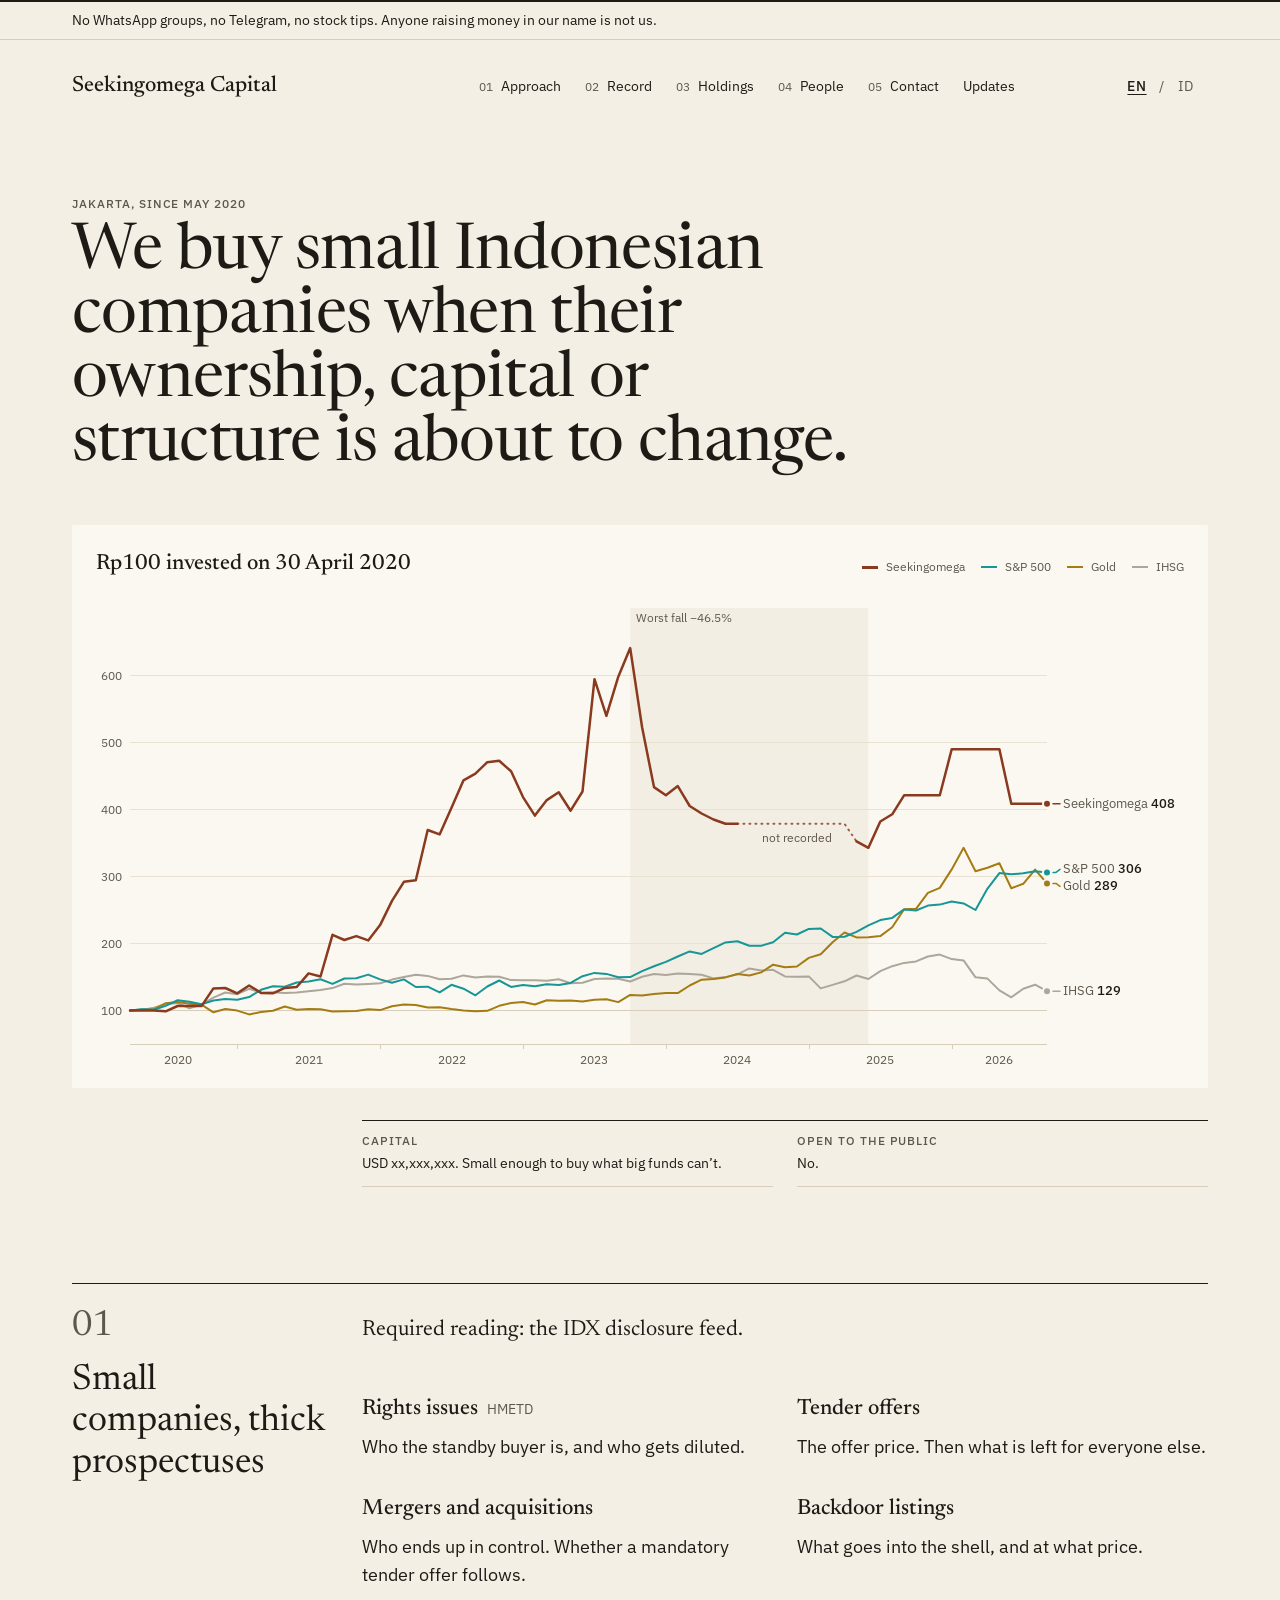
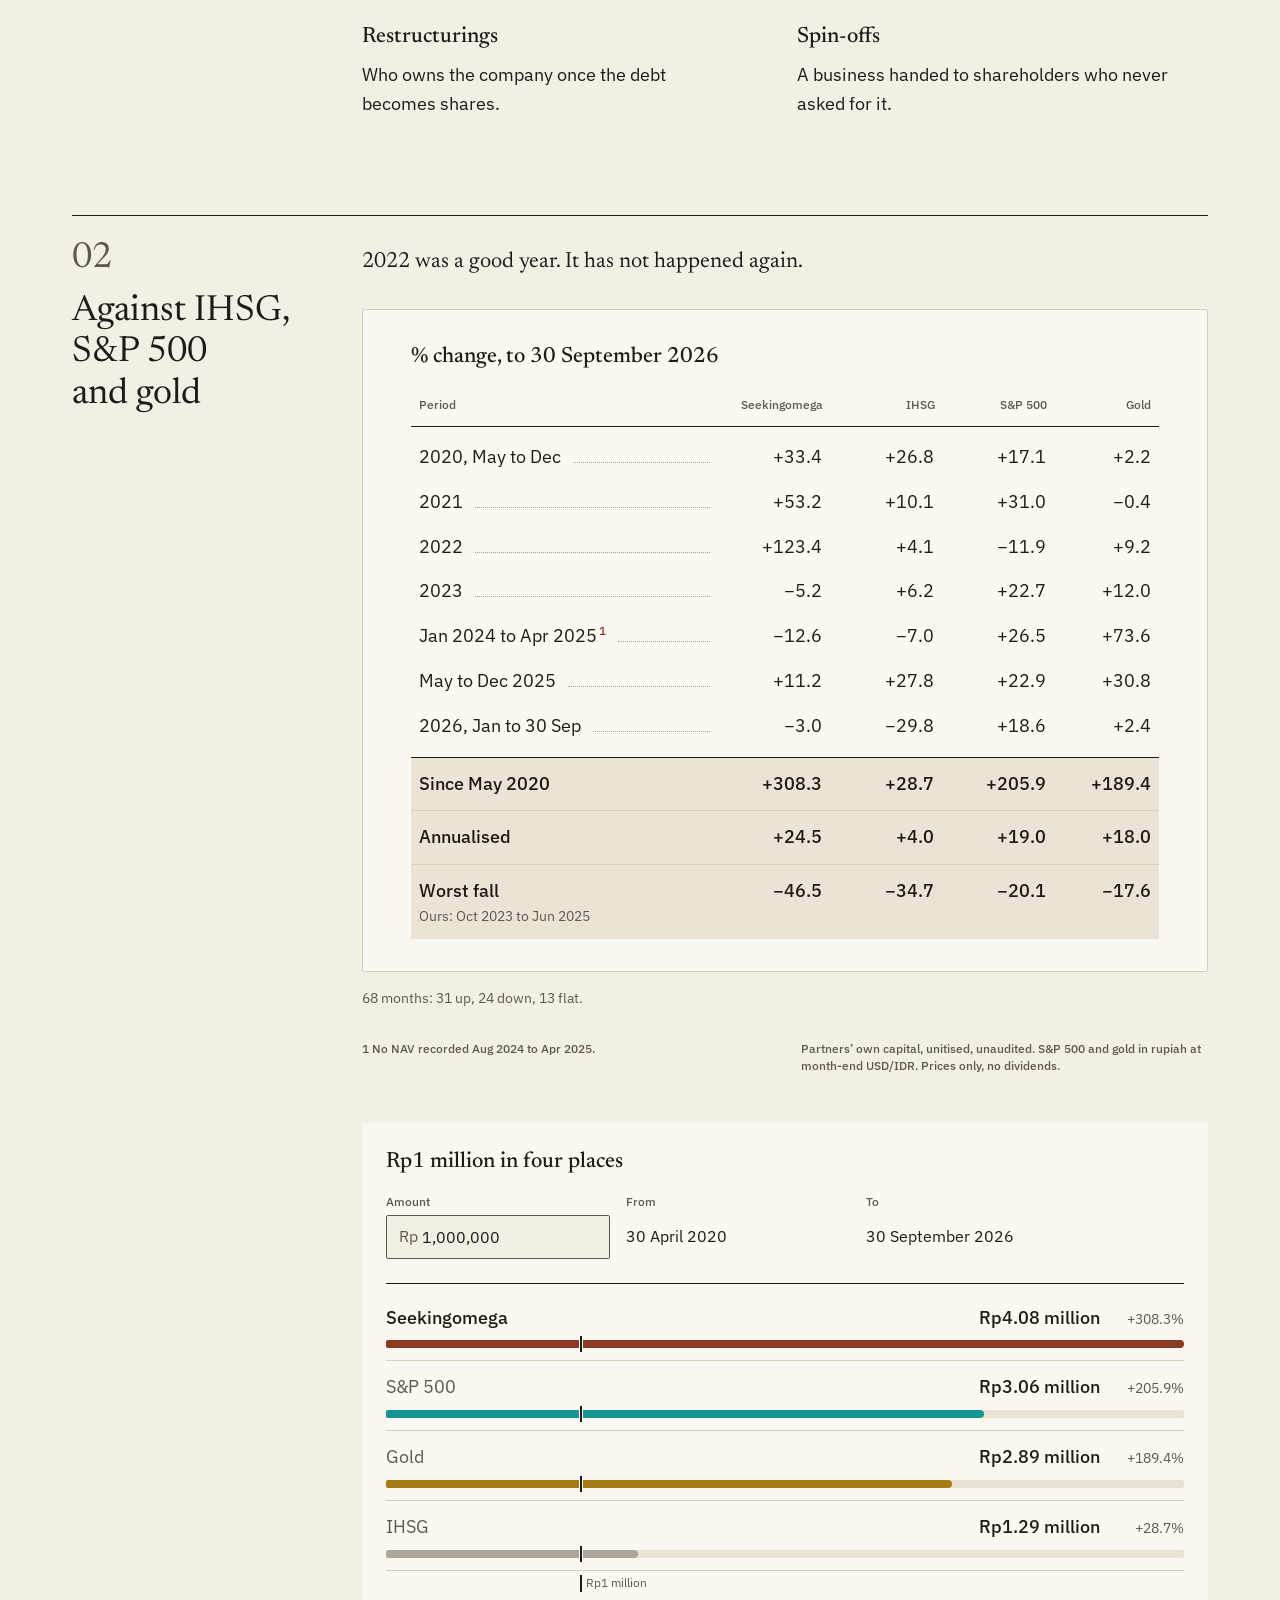
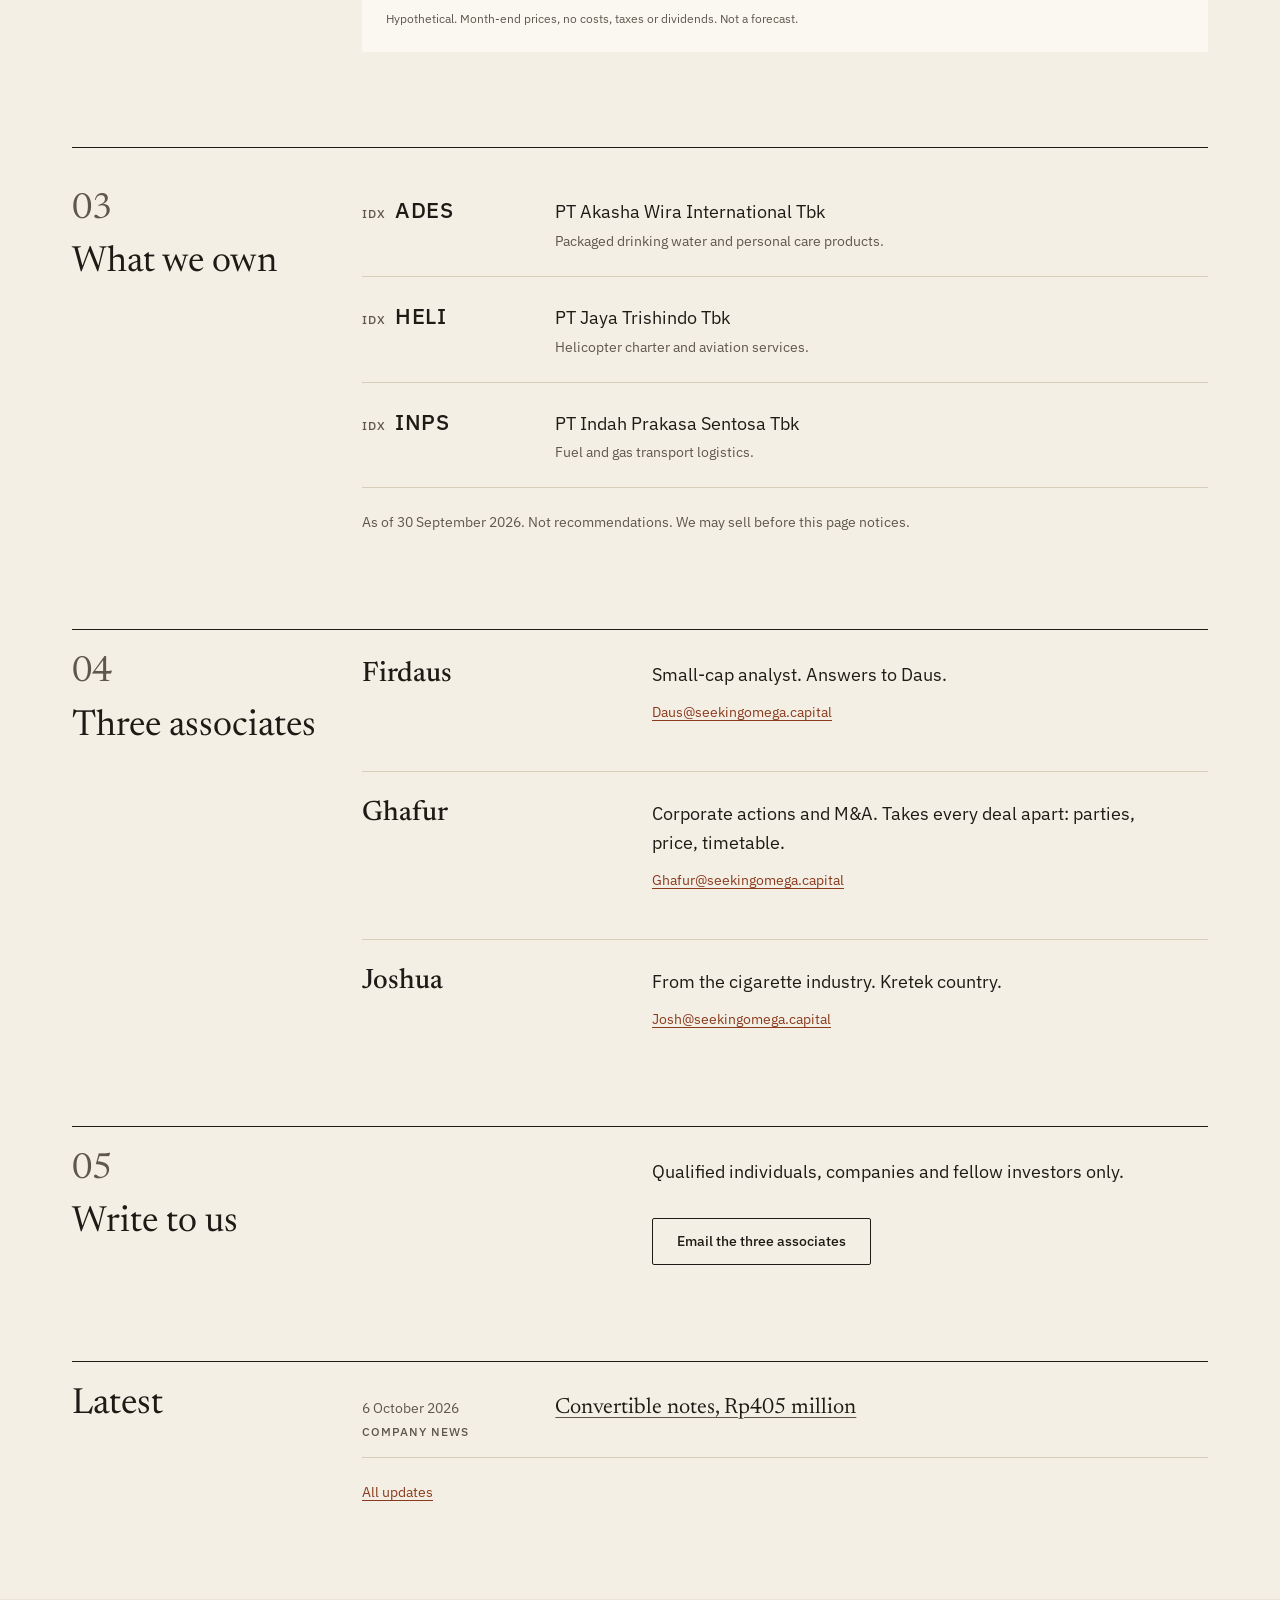
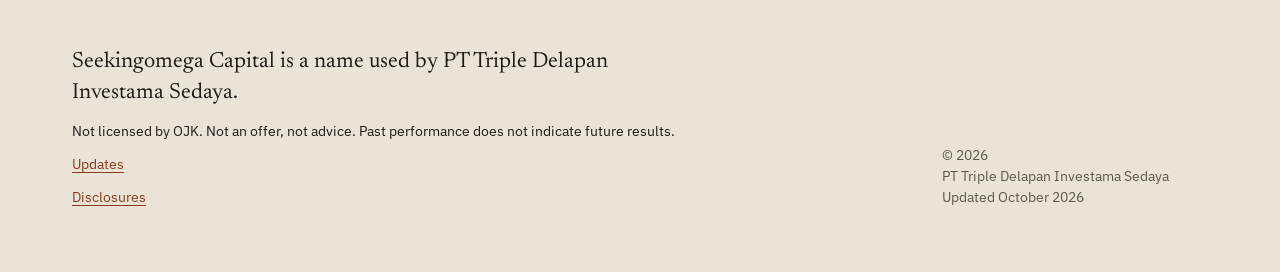
<file: index.html>
<!doctype html>
<html lang="en" class="no-js">
<head>
<meta charset="utf-8">
<meta name="viewport" content="width=device-width, initial-scale=1">
<title data-i18n="meta.title">Seekingomega Capital</title>
<meta name="description" data-i18n-content="meta.desc" content="Three associates in Jakarta buying small IDX companies in the middle of corporate actions. Since May 2020.">
<link rel="canonical" href="https://seekingomega.capital/">
<meta property="og:type" content="website">
<meta property="og:site_name" content="Seekingomega Capital">
<meta property="og:title" content="Seekingomega Capital">
<meta property="og:description" data-i18n-content="meta.desc" content="Three associates in Jakarta buying small IDX companies in the middle of corporate actions. Since May 2020.">
<meta property="og:url" content="https://seekingomega.capital/">
<meta property="og:locale" content="en_US">
<meta property="og:locale:alternate" content="id_ID">
<meta name="theme-color" media="(prefers-color-scheme: light)" content="#F4EFE4">
<meta name="theme-color" media="(prefers-color-scheme: dark)" content="#16130F">
<link rel="icon" href="assets/favicon.svg" type="image/svg+xml">
<link rel="preconnect" href="https://fonts.googleapis.com">
<link rel="preconnect" href="https://fonts.gstatic.com" crossorigin>
<link rel="stylesheet" href="https://fonts.googleapis.com/css2?family=Newsreader:opsz,wght@6..72,400;6..72,500&amp;family=IBM+Plex+Sans:wght@400;500&amp;display=swap">
<link rel="stylesheet" href="assets/site.css">
<link rel="stylesheet" href="assets/chart.css">
<link rel="stylesheet" href="assets/sim.css">
<link rel="stylesheet" href="assets/news.css">
<script>document.documentElement.className = "js";</script>
<script src="assets/site.js" defer></script>
<script src="assets/data.js" defer></script>
<script src="assets/chart.js" defer></script>
<script src="assets/sim.js" defer></script>
<script src="news/posts.js" defer></script>
<script src="assets/news.js" defer></script>
</head>
<body>
<a class="skip" href="#main" data-i18n="skip">Skip to content</a>

<header class="site-header">
  <div class="notice">
    <p class="wrap" data-i18n="notice">No WhatsApp groups, no Telegram, no stock tips. Anyone raising money in our name is not us.</p>
  </div>
  <div class="wrap bar">
    <a class="wordmark" href="./">Seekingomega Capital</a>
    <nav class="nav" aria-label="Main" data-i18n-aria="nav.label">
      <ul>
        <li><a href="#approach"><span class="sn" aria-hidden="true">01</span><span data-i18n="nav.approach">Approach</span></a></li>
        <li><a href="#record"><span class="sn" aria-hidden="true">02</span><span data-i18n="nav.record">Record</span></a></li>
        <li><a href="#holdings"><span class="sn" aria-hidden="true">03</span><span data-i18n="nav.holdings">Holdings</span></a></li>
        <li><a href="#people"><span class="sn" aria-hidden="true">04</span><span data-i18n="nav.people">People</span></a></li>
        <li><a href="#contact"><span class="sn" aria-hidden="true">05</span><span data-i18n="nav.contact">Contact</span></a></li>
        <li class="nav-news"><a href="news/"><span data-i18n="nav.news">Updates</span></a></li>
      </ul>
    </nav>
    <div class="lang" role="group" aria-label="Language" data-i18n-aria="lang.label">
      <button type="button" data-lang-set="en" aria-pressed="true" lang="en">EN<span class="vh"> English</span></button>
      <span aria-hidden="true">/</span>
      <button type="button" data-lang-set="id" aria-pressed="false" lang="id">ID<span class="vh"> Bahasa Indonesia</span></button>
    </div>
  </div>
</header>

<main id="main" tabindex="-1">

  <section class="hero" aria-labelledby="hero-title">
    <div class="wrap grid">
      <div class="hero-main">
        <p class="eyebrow" data-i18n="hero.eyebrow">Jakarta, since May 2020</p>
        <h1 id="hero-title" data-i18n="hero.h1">We buy small Indonesian companies when their ownership, capital or structure is about to&nbsp;change.</h1>
      </div>
      <figure class="chart hero-chart" data-chart="growth" aria-labelledby="chart-title">
        <figcaption class="chart-head">
          <p class="chart-title" id="chart-title" data-chart-t="title">Rp100 invested on 30 April 2020</p>
          <ul class="chart-legend" aria-hidden="true"></ul>
        </figcaption>
        <div class="chart-plot">
          <p class="chart-nojs" data-chart-t="summary">By 30 September 2026: Seekingomega 408, S&amp;P&nbsp;500 306, gold 289, IHSG 129.</p>
          <div class="chart-tip" hidden></div>
        </div>
        <p class="vh chart-live" aria-live="polite"></p>
      </figure>
      <dl class="facts">
        <div><dt data-i18n="facts.capital.t">Capital</dt><dd data-i18n="facts.capital.d">USD xx,xxx,xxx. Small enough to buy what big funds can’t.</dd></div>
        <div><dt data-i18n="facts.open.t">Open to the public</dt><dd data-i18n="facts.open.d">No.</dd></div>
      </dl>
    </div>
  </section>

  <section class="section approach" id="approach" aria-labelledby="approach-title">
    <div class="wrap grid">
      <div class="rail">
        <p class="sec-n" aria-hidden="true">01</p>
        <h2 id="approach-title" data-i18n="ap.h2">Small companies, thick prospectuses</h2>
      </div>
      <div class="content">
        <p class="objective" data-i18n="ap.objective">Required reading: the IDX disclosure feed.</p>

        <dl class="situations">
          <div>
            <dt><span data-i18n="ap.s1.t">Rights issues</span> <span class="term" lang="id">HMETD</span></dt>
            <dd data-i18n="ap.s1.d">Who the standby buyer is, and who gets diluted.</dd>
          </div>
          <div>
            <dt data-i18n="ap.s2.t">Tender offers</dt>
            <dd data-i18n="ap.s2.d">The offer price. Then what is left for everyone else.</dd>
          </div>
          <div>
            <dt data-i18n="ap.s3.t">Mergers and acquisitions</dt>
            <dd data-i18n="ap.s3.d">Who ends up in control. Whether a mandatory tender offer follows.</dd>
          </div>
          <div>
            <dt data-i18n="ap.s4.t">Backdoor listings</dt>
            <dd data-i18n="ap.s4.d">What goes into the shell, and at what price.</dd>
          </div>
          <div>
            <dt data-i18n="ap.s5.t">Restructurings</dt>
            <dd data-i18n="ap.s5.d">Who owns the company once the debt becomes shares.</dd>
          </div>
          <div>
            <dt data-i18n="ap.s6.t">Spin-offs</dt>
            <dd data-i18n="ap.s6.d">A business handed to shareholders who never asked for it.</dd>
          </div>
        </dl>
      </div>
    </div>
  </section>

  <section class="section record" id="record" aria-labelledby="record-title">
    <div class="wrap grid">
      <div class="rail">
        <p class="sec-n" aria-hidden="true">02</p>
        <h2 id="record-title" data-i18n="rec.h2">Against IHSG, S&amp;P&nbsp;500 and gold</h2>
      </div>

      <div class="content">
        <p class="objective" data-i18n="rec.intro">2022 was a good year. It has not happened again.</p>

        <div class="panel">
          <table class="ledger-table">
            <caption>
              <span class="cap-title" data-i18n="rec.caption">% change, to 30 September 2026</span>
            </caption>
            <thead>
              <tr>
                <th scope="col" data-i18n="rec.col.period">Period</th>
                <th scope="col" class="num">Seeking&shy;omega</th>
                <th scope="col" class="num">IHSG</th>
                <th scope="col" class="num">S&amp;P&nbsp;500</th>
                <th scope="col" class="num" data-i18n="rec.col.gold">Gold</th>
              </tr>
            </thead>
            <tbody>
              <tr>
                <th scope="row"><span class="lead"><span class="lbl" data-i18n="rec.r2020">2020, May&nbsp;to&nbsp;Dec</span></span></th>
                <td class="n">+33.4</td><td class="n">+26.8</td><td class="n">+17.1</td><td class="n">+2.2</td>
              </tr>
              <tr>
                <th scope="row"><span class="lead"><span class="lbl">2021</span></span></th>
                <td class="n">+53.2</td><td class="n">+10.1</td><td class="n">+31.0</td><td class="n">−0.4</td>
              </tr>
              <tr>
                <th scope="row"><span class="lead"><span class="lbl">2022</span></span></th>
                <td class="n">+123.4</td><td class="n">+4.1</td><td class="n">−11.9</td><td class="n">+9.2</td>
              </tr>
              <tr>
                <th scope="row"><span class="lead"><span class="lbl">2023</span></span></th>
                <td class="n">−5.2</td><td class="n">+6.2</td><td class="n">+22.7</td><td class="n">+12.0</td>
              </tr>
              <tr>
                <th scope="row"><span class="lead"><span class="lbl" data-i18n="rec.r2024">Jan&nbsp;2024 to Apr&nbsp;2025<sup><a href="#fn1" aria-label="Note 1">1</a></sup></span></span></th>
                <td class="n">−12.6</td><td class="n">−7.0</td><td class="n">+26.5</td><td class="n">+73.6</td>
              </tr>
              <tr>
                <th scope="row"><span class="lead"><span class="lbl" data-i18n="rec.r2025">May&nbsp;to&nbsp;Dec 2025</span></span></th>
                <td class="n">+11.2</td><td class="n">+27.8</td><td class="n">+22.9</td><td class="n">+30.8</td>
              </tr>
              <tr>
                <th scope="row"><span class="lead"><span class="lbl" data-i18n="rec.r2026">2026, Jan&nbsp;to 30&nbsp;Sep</span></span></th>
                <td class="n">−3.0</td><td class="n">−29.8</td><td class="n">+18.6</td><td class="n">+2.4</td>
              </tr>
            </tbody>
            <tfoot>
              <tr>
                <th scope="row"><span class="lead"><span class="lbl" data-i18n="rec.since">Since May&nbsp;2020</span></span></th>
                <td class="n">+308.3</td><td class="n">+28.7</td><td class="n">+205.9</td><td class="n">+189.4</td>
              </tr>
              <tr>
                <th scope="row"><span class="lead"><span class="lbl" data-i18n="rec.ann">Annualised</span></span></th>
                <td class="n">+24.5</td><td class="n">+4.0</td><td class="n">+19.0</td><td class="n">+18.0</td>
              </tr>
              <tr>
                <th scope="row"><span class="lead"><span class="lbl" data-i18n="rec.dd">Worst fall <span class="dd-when">Ours: Oct&nbsp;2023 to Jun&nbsp;2025</span></span></span></th>
                <td class="n">−46.5</td><td class="n">−34.7</td><td class="n">−20.1</td><td class="n">−17.6</td>
              </tr>
            </tfoot>
          </table>
        </div>
        <p class="months" data-i18n="rec.months">68 months: 31 up, 24 down, 13 flat.</p>
        <div class="footnotes">
          <p id="fn1"><sup>1</sup> <span data-i18n="rec.fn1">No NAV recorded Aug 2024 to Apr 2025.</span></p>
          <p data-i18n="rec.fn2">Partners’ own capital, unitised, unaudited. S&amp;P&nbsp;500 and gold in rupiah at month-end USD/IDR. Prices only, no dividends.</p>
        </div>

        <section class="sim" id="simulation" data-sim aria-labelledby="sim-title">
          <h3 id="sim-title" class="sim-title">Rp1 million in four places</h3>
          <form class="sim-form" novalidate>
            <div class="sim-field">
              <label for="sim-amt"><span data-sim-t="amount">Amount</span><span class="vh"> (Rp)</span></label>
              <div class="sim-amt"><span aria-hidden="true">Rp</span><input id="sim-amt" type="text" inputmode="numeric" size="10" autocomplete="off" spellcheck="false" maxlength="15" value="1,000,000" aria-describedby="sim-err"></div>
              <p id="sim-err" class="sim-err" hidden></p>
            </div>
            <div class="sim-field">
              <span class="sim-k" data-sim-t="start">From</span>
              <span class="sim-end-v sim-from-v">30 April 2020</span>
            </div>
            <div class="sim-field">
              <span class="sim-k" data-sim-t="end">To</span>
              <span class="sim-end-v">30 September 2026</span>
            </div>
          </form>
          <p class="sim-nojs">Rp1,000,000 on 30 April 2020, to 30 September 2026.</p>
          <ol class="sim-rows">
            <li class="sim-row" data-k="fund"><span class="sim-name">Seekingomega</span><span class="sim-val">Rp4.08 million</span><span class="sim-pct">+308.3%</span><span class="sim-bar" aria-hidden="true"><span class="sim-fill" style="width:100%"></span><span class="sim-mark" style="left:24.49%"></span></span><span class="sim-gap" data-sim-t="gap" hidden>No NAV recorded that month. Last recorded value used.</span></li>
            <li class="sim-row" data-k="spx"><span class="sim-name">S&amp;P&nbsp;500</span><span class="sim-val">Rp3.06 million</span><span class="sim-pct">+205.9%</span><span class="sim-bar" aria-hidden="true"><span class="sim-fill" style="width:74.91%"></span><span class="sim-mark" style="left:24.49%"></span></span></li>
            <li class="sim-row" data-k="gold"><span class="sim-name">Gold</span><span class="sim-val">Rp2.89 million</span><span class="sim-pct">+189.4%</span><span class="sim-bar" aria-hidden="true"><span class="sim-fill" style="width:70.89%"></span><span class="sim-mark" style="left:24.49%"></span></span></li>
            <li class="sim-row" data-k="ihsg"><span class="sim-name">IHSG</span><span class="sim-val">Rp1.29 million</span><span class="sim-pct">+28.7%</span><span class="sim-bar" aria-hidden="true"><span class="sim-fill" style="width:31.53%"></span><span class="sim-mark" style="left:24.49%"></span></span></li>
          </ol>
          <div class="sim-axis" aria-hidden="true"><span class="sim-axis-l" style="left:24.49%">Rp1 million</span></div>
          <p class="sim-live vh" aria-live="polite"></p>
          <p class="sim-fine" data-sim-t="fine">Hypothetical. Month-end prices, no costs, taxes or dividends. Not a forecast.</p>
        </section>
      </div>
    </div>
  </section>

  <section class="section holdings" id="holdings" aria-labelledby="holdings-title">
    <div class="wrap grid">
      <div class="rail">
        <p class="sec-n" aria-hidden="true">03</p>
        <h2 id="holdings-title" data-i18n="hold.h2">What we own</h2>
      </div>
      <div class="content">
        <ol class="holdings-list">
          <li>
            <p class="code"><span class="tick-ex" data-i18n="hold.ex">IDX</span> ADES</p>
            <div>
              <p class="company">PT Akasha Wira International Tbk</p>
              <p class="business" data-i18n="hold.ades">Packaged drinking water and personal care products.</p>
            </div>
          </li>
          <li>
            <p class="code"><span class="tick-ex" data-i18n="hold.ex">IDX</span> HELI</p>
            <div>
              <p class="company">PT Jaya Trishindo Tbk</p>
              <p class="business" data-i18n="hold.heli">Helicopter charter and aviation services.</p>
            </div>
          </li>
          <li>
            <p class="code"><span class="tick-ex" data-i18n="hold.ex">IDX</span> INPS</p>
            <div>
              <p class="company">PT Indah Prakasa Sentosa Tbk</p>
              <p class="business" data-i18n="hold.inps">Fuel and gas transport logistics.</p>
            </div>
          </li>
        </ol>
        <p class="stamp-line" data-i18n="hold.asof">As of 30 September 2026. Not recommendations. We may sell before this page notices.</p>
      </div>
    </div>
  </section>

  <section class="section people" id="people" aria-labelledby="people-title">
    <div class="wrap grid">
      <div class="rail">
        <p class="sec-n" aria-hidden="true">04</p>
        <h2 id="people-title" data-i18n="ppl.h2">Three associates</h2>
      </div>
      <div class="content">
        <ul class="people-list">
          <li class="person">
            <div class="who">
              <h3>Firdaus</h3>
            </div>
            <div class="about">
              <p data-i18n="ppl.daus">Small-cap analyst. Answers to Daus.</p>
              <p class="mail"><a href="mailto:Daus@seekingomega.capital">Daus@seekingomega.capital</a></p>
            </div>
          </li>
          <li class="person">
            <div class="who">
              <h3>Ghafur</h3>
            </div>
            <div class="about">
              <p data-i18n="ppl.ghafur">Corporate actions and M&amp;A. Takes every deal apart: parties, price, timetable.</p>
              <p class="mail"><a href="mailto:Ghafur@seekingomega.capital">Ghafur@seekingomega.capital</a></p>
            </div>
          </li>
          <li class="person">
            <div class="who">
              <h3>Joshua</h3>
            </div>
            <div class="about">
              <p data-i18n="ppl.josh">From the cigarette industry. Kretek country.</p>
              <p class="mail"><a href="mailto:Josh@seekingomega.capital">Josh@seekingomega.capital</a></p>
            </div>
          </li>
        </ul>
      </div>
    </div>
  </section>

  <section class="section contact" id="contact" aria-labelledby="contact-title">
    <div class="wrap grid">
      <div class="rail">
        <p class="sec-n" aria-hidden="true">05</p>
        <h2 id="contact-title" data-i18n="ct.h2">Write to us</h2>
      </div>
      <div class="content contact-body">
        <p data-i18n="ct.p1">Qualified individuals, companies and fellow investors only.</p>
        <p class="cta"><a class="button" href="mailto:Daus@seekingomega.capital,Ghafur@seekingomega.capital,Josh@seekingomega.capital" data-i18n="ct.button">Email the three associates</a></p>
      </div>
    </div>
  </section>

  <section class="section latest" id="latest" aria-labelledby="latest-title" data-news="latest" data-news-base="news/" data-news-limit="3" hidden>
    <div class="wrap grid">
      <div class="rail">
        <h2 id="latest-title" data-i18n="nw.latest">Latest</h2>
      </div>
      <div class="content">
        <ol class="latest-list" data-news-list></ol>
        <p class="latest-all"><a href="news/" data-i18n="nw.all">All updates</a></p>
      </div>
    </div>
  </section>

</main>

<footer class="site-footer">
  <div class="wrap grid">
    <div class="foot-main">
      <p class="entity" data-i18n="ft.entity">Seekingomega Capital is a name used by PT Triple Delapan Investama Sedaya.</p>
      <p data-i18n="ft.legal">Not licensed by OJK. Not an offer, not advice. Past performance does not indicate future results.</p>
      <p><a href="news/" data-i18n="nav.news">Updates</a></p>
      <p><a href="disclosures/" data-i18n="ft.disc">Disclosures</a></p>
    </div>
    <div class="foot-meta">
      <p>© 2026 <span class="nb">PT Triple Delapan Investama Sedaya</span></p>
      <p data-i18n="ft.updated">Updated October 2026</p>
    </div>
  </div>
</footer>
</body>
</html>
</file>
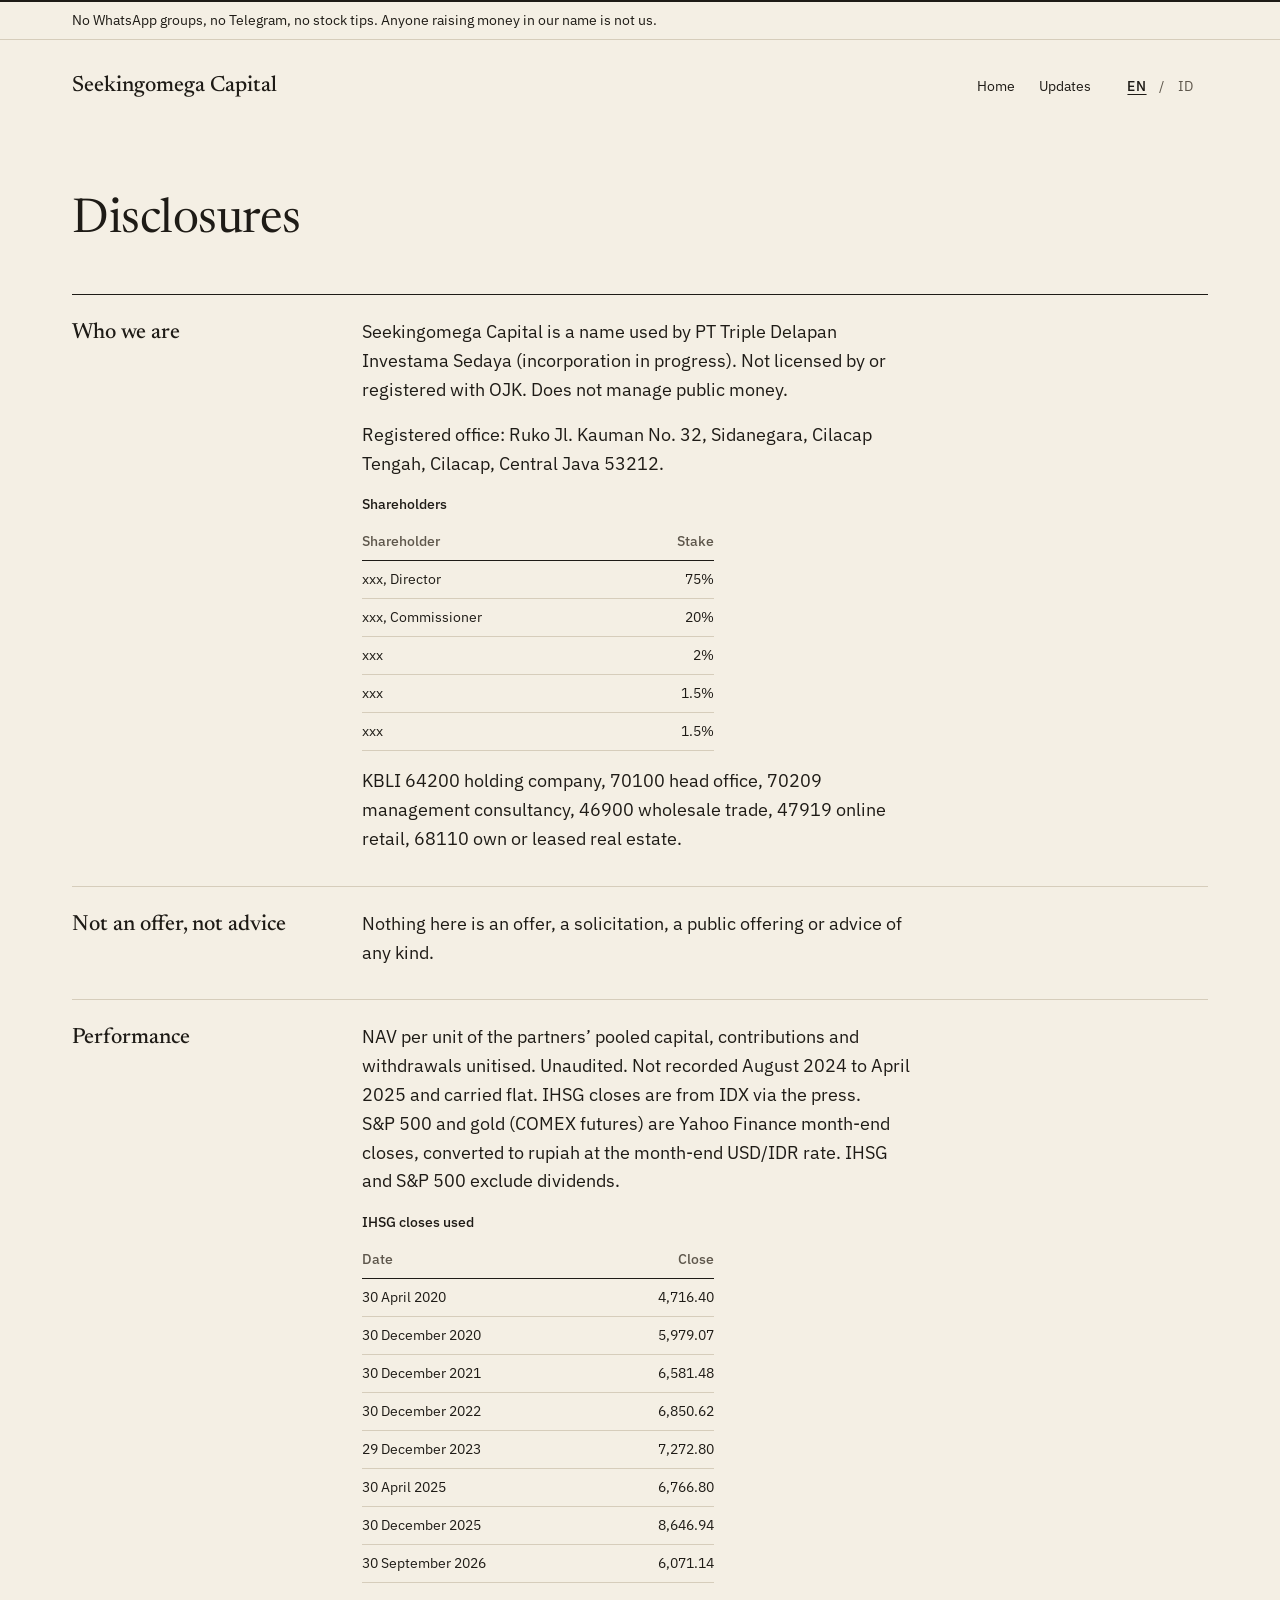
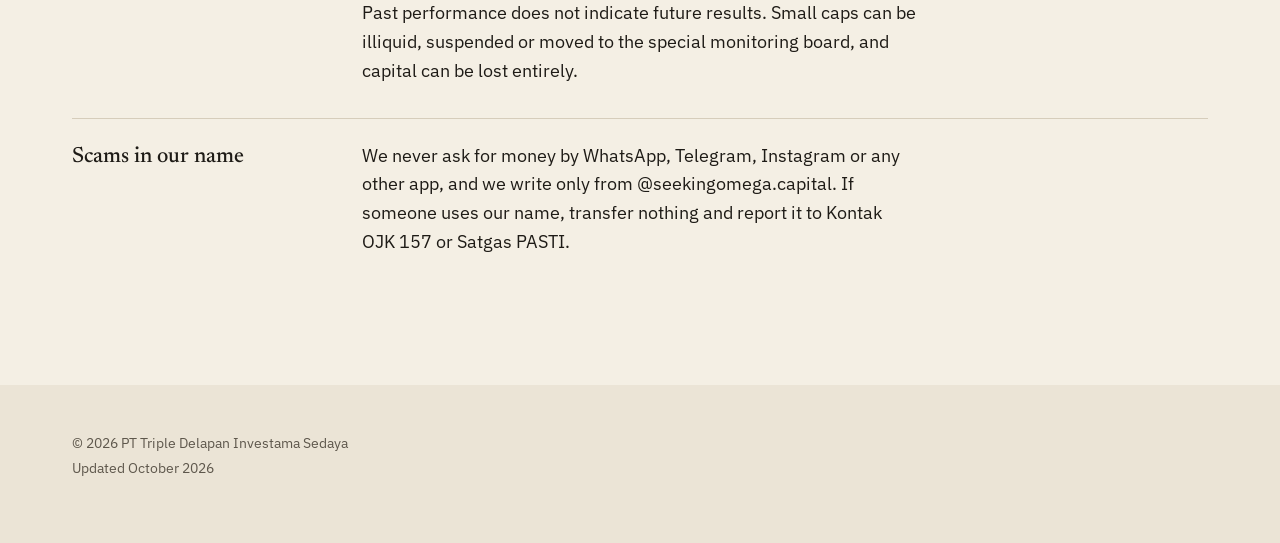
<file: disclosures/index.html>
<!doctype html>
<html lang="en" class="no-js">
<head>
<meta charset="utf-8">
<meta name="viewport" content="width=device-width, initial-scale=1">
<title data-i18n="dc.title">Disclosures | Seekingomega Capital</title>
<meta name="description" data-i18n-content="dc.desc" content="Seekingomega Capital is a name used by PT Triple Delapan Investama Sedaya. Not licensed by OJK. Not an offer.">
<link rel="canonical" href="https://seekingomega.capital/disclosures/">
<meta property="og:type" content="website">
<meta property="og:site_name" content="Seekingomega Capital">
<meta property="og:title" content="Disclosures | Seekingomega Capital">
<meta property="og:description" data-i18n-content="dc.desc" content="Seekingomega Capital is a name used by PT Triple Delapan Investama Sedaya. Not licensed by OJK. Not an offer.">
<meta property="og:url" content="https://seekingomega.capital/disclosures/">
<meta property="og:locale" content="en_US">
<meta property="og:locale:alternate" content="id_ID">
<meta name="theme-color" media="(prefers-color-scheme: light)" content="#F4EFE4">
<meta name="theme-color" media="(prefers-color-scheme: dark)" content="#16130F">
<link rel="icon" href="../assets/favicon.svg" type="image/svg+xml">
<link rel="preconnect" href="https://fonts.googleapis.com">
<link rel="preconnect" href="https://fonts.gstatic.com" crossorigin>
<link rel="stylesheet" href="https://fonts.googleapis.com/css2?family=Newsreader:opsz,wght@6..72,400;6..72,500&amp;family=IBM+Plex+Sans:wght@400;500&amp;display=swap">
<link rel="stylesheet" href="../assets/site.css">
<script>document.documentElement.className = "js";</script>
<script src="../assets/site.js" defer></script>
</head>
<body>
<a class="skip" href="#main" data-i18n="skip">Skip to content</a>

<header class="site-header">
  <div class="notice">
    <p class="wrap" data-i18n="notice">No WhatsApp groups, no Telegram, no stock tips. Anyone raising money in our name is not us.</p>
  </div>
  <div class="wrap bar bar--doc">
    <a class="wordmark" href="../">Seekingomega Capital</a>
    <nav class="nav" aria-label="Main" data-i18n-aria="nav.label">
      <ul>
        <li><a href="../" data-i18n="nav.home">Home</a></li>
        <li><a href="../news/" data-i18n="nav.news">Updates</a></li>
      </ul>
    </nav>
    <div class="lang" role="group" aria-label="Language" data-i18n-aria="lang.label">
      <button type="button" data-lang-set="en" aria-pressed="true" lang="en">EN<span class="vh"> English</span></button>
      <span aria-hidden="true">/</span>
      <button type="button" data-lang-set="id" aria-pressed="false" lang="id">ID<span class="vh"> Bahasa Indonesia</span></button>
    </div>
  </div>
</header>

<main id="main" tabindex="-1">
  <div class="doc-head wrap">
    <h1 id="doc-title" data-i18n="dc.h1">Disclosures</h1>
  </div>

  <div class="doc-wrap">
    <div data-lang-block="en" lang="en">
      <section class="doc-item" aria-labelledby="en-1">
        <div class="wrap grid">
          <h2 id="en-1">Who we are</h2>
          <div class="body">
            <p>Seekingomega Capital is a name used by PT Triple Delapan Investama Sedaya (incorporation in progress). Not licensed by or registered with OJK. Does not manage public money.</p>
            <p>Registered office: Ruko Jl. Kauman No. 32, Sidanegara, Cilacap Tengah, Cilacap, Central Java 53212.</p>
            <table class="closes">
              <caption>Shareholders</caption>
              <thead><tr><th scope="col">Shareholder</th><th scope="col">Stake</th></tr></thead>
              <tbody><tr><th scope="row">xxx, Director</th><td>75%</td></tr><tr><th scope="row">xxx, Commissioner</th><td>20%</td></tr><tr><th scope="row">xxx</th><td>2%</td></tr><tr><th scope="row">xxx</th><td>1.5%</td></tr><tr><th scope="row">xxx</th><td>1.5%</td></tr></tbody>
            </table>
            <p>KBLI 64200 holding company, 70100 head office, 70209 management consultancy, 46900 wholesale trade, 47919 online retail, 68110 own or leased real estate.</p>
          </div>
        </div>
      </section>
      <section class="doc-item" aria-labelledby="en-2">
        <div class="wrap grid">
          <h2 id="en-2">Not an offer, not advice</h2>
          <div class="body">
            <p>Nothing here is an offer, a solicitation, a public offering or advice of any kind.</p>
          </div>
        </div>
      </section>
      <section class="doc-item" aria-labelledby="en-3">
        <div class="wrap grid">
          <h2 id="en-3">Performance</h2>
          <div class="body">
            <p>NAV per unit of the partners’ pooled capital, contributions and withdrawals unitised. Unaudited. Not recorded August 2024 to April 2025 and carried flat. IHSG closes are from IDX via the press. S&amp;P&nbsp;500 and gold (COMEX futures) are Yahoo Finance month-end closes, converted to rupiah at the month-end USD/IDR rate. IHSG and S&amp;P&nbsp;500 exclude dividends.</p>
            <table class="closes">
              <caption>IHSG closes used</caption>
              <thead><tr><th scope="col">Date</th><th scope="col">Close</th></tr></thead>
              <tbody>
                <tr><th scope="row">30 April 2020</th><td>4,716.40</td></tr>
                <tr><th scope="row">30 December 2020</th><td>5,979.07</td></tr>
                <tr><th scope="row">30 December 2021</th><td>6,581.48</td></tr>
                <tr><th scope="row">30 December 2022</th><td>6,850.62</td></tr>
                <tr><th scope="row">29 December 2023</th><td>7,272.80</td></tr>
                <tr><th scope="row">30 April 2025</th><td>6,766.80</td></tr>
                <tr><th scope="row">30 December 2025</th><td>8,646.94</td></tr>
                <tr><th scope="row">30 September 2026</th><td>6,071.14</td></tr>
              </tbody>
            </table>
            <p>Past performance does not indicate future results. Small caps can be illiquid, suspended or moved to the special monitoring board, and capital can be lost entirely.</p>
          </div>
        </div>
      </section>
      <section class="doc-item" aria-labelledby="en-4">
        <div class="wrap grid">
          <h2 id="en-4">Scams in our name</h2>
          <div class="body">
            <p>We never ask for money by WhatsApp, Telegram, Instagram or any other app, and we write only from @seekingomega.capital. If someone uses our name, transfer nothing and report it to Kontak OJK 157 or Satgas PASTI.</p>
          </div>
        </div>
      </section>
    </div>

    <div data-lang-block="id" lang="id" hidden>
      <section class="doc-item" aria-labelledby="id-1">
        <div class="wrap grid">
          <h2 id="id-1">Siapa kami</h2>
          <div class="body">
            <p>Seekingomega Capital adalah nama yang dipakai PT Triple Delapan Investama Sedaya (dalam proses pendirian). Tidak berizin dan tidak terdaftar di OJK. Tidak mengelola dana masyarakat.</p>
            <p>Alamat terdaftar: Ruko Jl. Kauman No. 32, Sidanegara, Cilacap Tengah, Kabupaten Cilacap, Jawa Tengah 53212.</p>
            <table class="closes">
              <caption>Pemegang saham</caption>
              <thead><tr><th scope="col">Pemegang saham</th><th scope="col">Porsi</th></tr></thead>
              <tbody><tr><th scope="row">xxx, Direktur</th><td>75%</td></tr><tr><th scope="row">xxx, Komisaris</th><td>20%</td></tr><tr><th scope="row">xxx</th><td>2%</td></tr><tr><th scope="row">xxx</th><td>1,5%</td></tr><tr><th scope="row">xxx</th><td>1,5%</td></tr></tbody>
            </table>
            <p>KBLI 64200 aktivitas perusahaan holding, 70100 aktivitas kantor pusat, 70209 konsultansi manajemen lainnya, 46900 perdagangan besar, 47919 perdagangan eceran melalui media, 68110 real estat milik sendiri atau sewa.</p>
          </div>
        </div>
      </section>
      <section class="doc-item" aria-labelledby="id-2">
        <div class="wrap grid">
          <h2 id="id-2">Bukan penawaran, bukan nasihat</h2>
          <div class="body">
            <p>Isi situs ini bukan penawaran, ajakan, penawaran umum, ataupun nasihat dalam bentuk apa pun.</p>
          </div>
        </div>
      </section>
      <section class="doc-item" aria-labelledby="id-3">
        <div class="wrap grid">
          <h2 id="id-3">Kinerja</h2>
          <div class="body">
            <p>NAB per unit atas modal gabungan para mitra, setoran dan penarikan dihitung per unit. Tidak diaudit. Tidak tercatat Agustus 2024 s.d. April 2025 dan dianggap tetap. Penutupan IHSG dari data BEI lewat media. S&amp;P&nbsp;500 dan emas (kontrak berjangka COMEX) memakai penutupan akhir bulan dari Yahoo Finance, dikonversi ke rupiah dengan kurs USD/IDR akhir bulan. IHSG dan S&amp;P&nbsp;500 tanpa dividen.</p>
            <table class="closes">
              <caption>Penutupan IHSG yang dipakai</caption>
              <thead><tr><th scope="col">Tanggal</th><th scope="col">Penutupan</th></tr></thead>
              <tbody>
                <tr><th scope="row">30 April 2020</th><td>4.716,40</td></tr>
                <tr><th scope="row">30 Desember 2020</th><td>5.979,07</td></tr>
                <tr><th scope="row">30 Desember 2021</th><td>6.581,48</td></tr>
                <tr><th scope="row">30 Desember 2022</th><td>6.850,62</td></tr>
                <tr><th scope="row">29 Desember 2023</th><td>7.272,80</td></tr>
                <tr><th scope="row">30 April 2025</th><td>6.766,80</td></tr>
                <tr><th scope="row">30 Desember 2025</th><td>8.646,94</td></tr>
                <tr><th scope="row">30 September 2026</th><td>6.071,14</td></tr>
              </tbody>
            </table>
            <p>Kinerja masa lalu tidak mencerminkan kinerja masa datang. Saham emiten kecil bisa tidak likuid, disuspensi, atau masuk papan pemantauan khusus, dan modal bisa hilang seluruhnya.</p>
          </div>
        </div>
      </section>
      <section class="doc-item" aria-labelledby="id-4">
        <div class="wrap grid">
          <h2 id="id-4">Waspada penipuan</h2>
          <div class="body">
            <p>Kami tidak pernah meminta dana lewat WhatsApp, Telegram, Instagram, atau aplikasi lain, dan email kami hanya dari @seekingomega.capital. Jika ada yang mengatasnamakan kami, jangan transfer apa pun dan laporkan ke Kontak OJK 157 atau Satgas PASTI.</p>
          </div>
        </div>
      </section>
    </div>
  </div>
</main>

<footer class="site-footer">
  <div class="wrap grid">
    <div class="foot-meta foot-meta--doc">
      <p>© 2026 <span class="nb">PT Triple Delapan Investama Sedaya</span></p>
      <p data-i18n="ft.updated">Updated October 2026</p>
    </div>
  </div>
</footer>
</body>
</html>
</file>
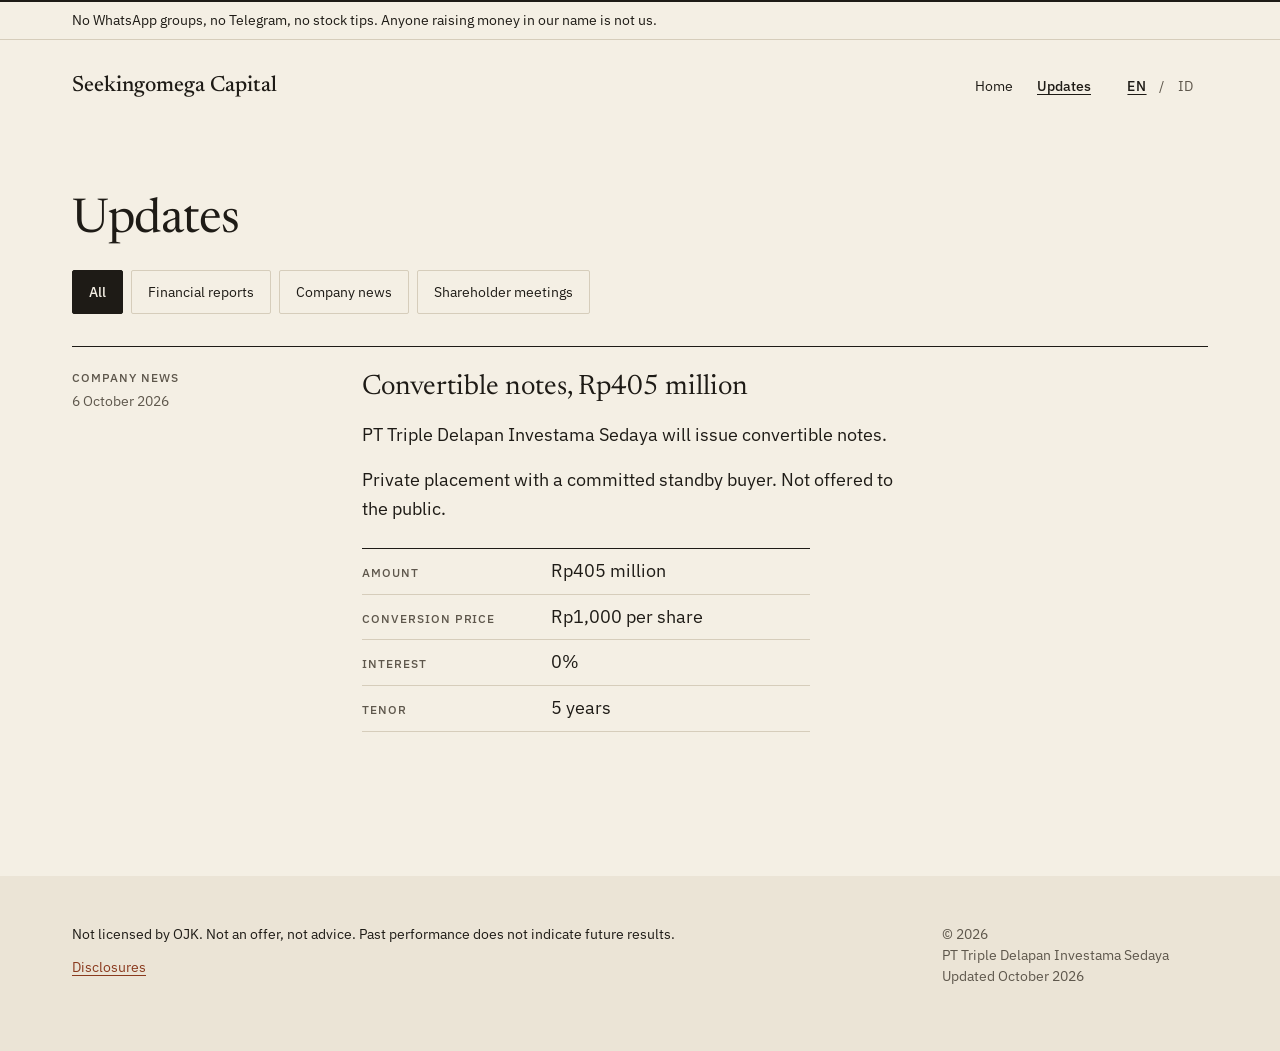
<file: news/index.html>
<!doctype html>
<html lang="en" class="no-js">
<head>
<meta charset="utf-8">
<meta name="viewport" content="width=device-width, initial-scale=1">
<title data-i18n="nw.title">Updates | Seekingomega Capital</title>
<meta name="description" data-i18n-content="nw.desc" content="Financial reports, company news and shareholder meetings of PT Triple Delapan Investama Sedaya.">
<link rel="canonical" href="https://seekingomega.capital/news/">
<meta property="og:type" content="website">
<meta property="og:site_name" content="Seekingomega Capital">
<meta property="og:title" content="Updates | Seekingomega Capital">
<meta property="og:description" data-i18n-content="nw.desc" content="Financial reports, company news and shareholder meetings of PT Triple Delapan Investama Sedaya.">
<meta property="og:url" content="https://seekingomega.capital/news/">
<meta property="og:locale" content="en_US">
<meta property="og:locale:alternate" content="id_ID">
<meta name="theme-color" media="(prefers-color-scheme: light)" content="#F4EFE4">
<meta name="theme-color" media="(prefers-color-scheme: dark)" content="#16130F">
<link rel="icon" href="../assets/favicon.svg" type="image/svg+xml">
<link rel="preconnect" href="https://fonts.googleapis.com">
<link rel="preconnect" href="https://fonts.gstatic.com" crossorigin>
<link rel="stylesheet" href="https://fonts.googleapis.com/css2?family=Newsreader:opsz,wght@6..72,400;6..72,500&amp;family=IBM+Plex+Sans:wght@400;500&amp;display=swap">
<link rel="stylesheet" href="../assets/site.css">
<link rel="stylesheet" href="../assets/news.css">
<script>
document.documentElement.className = "js";
/* A typing error in posts.js: remember the line so the page can name it (http/https only). */
window.addEventListener("error", function (e) { if (/posts\.js/.test(e.filename || "")) window.SO_NEWS_ERROR = { line: e.lineno, msg: e.message }; });
</script>
<script src="../assets/site.js" defer></script>
<script src="posts.js" defer></script>
<script src="../assets/news.js" defer></script>
</head>
<body>
<a class="skip" href="#main" data-i18n="skip">Skip to content</a>

<header class="site-header">
  <div class="notice">
    <p class="wrap" data-i18n="notice">No WhatsApp groups, no Telegram, no stock tips. Anyone raising money in our name is not us.</p>
  </div>
  <div class="wrap bar bar--doc">
    <a class="wordmark" href="../">Seekingomega Capital</a>
    <nav class="nav" aria-label="Main" data-i18n-aria="nav.label">
      <ul>
        <li><a href="../" data-i18n="nav.home">Home</a></li>
        <li><a href="./" aria-current="page" data-i18n="nav.news">Updates</a></li>
      </ul>
    </nav>
    <div class="lang" role="group" aria-label="Language" data-i18n-aria="lang.label">
      <button type="button" data-lang-set="en" aria-pressed="true" lang="en">EN<span class="vh"> English</span></button>
      <span aria-hidden="true">/</span>
      <button type="button" data-lang-set="id" aria-pressed="false" lang="id">ID<span class="vh"> Bahasa Indonesia</span></button>
    </div>
  </div>
</header>

<main id="main" tabindex="-1">
  <div class="news" data-news="list">
    <div class="doc-head news-head wrap">
      <h1 data-i18n="nw.h1">Updates</h1>
      <div class="news-filter" role="group" aria-label="Category" data-news-filter hidden></div>
    </div>

    <div class="news-list" data-news-list></div>
    <p class="news-empty wrap" data-news-empty hidden>No posts yet.</p>
    <p class="news-nojs wrap" data-i18n="nw.nojs">This page needs JavaScript.</p>
    <p class="vh" aria-live="polite" data-news-status></p>
  </div>
</main>

<footer class="site-footer">
  <div class="wrap grid">
    <div class="foot-main">
      <p data-i18n="ft.legal">Not licensed by OJK. Not an offer, not advice. Past performance does not indicate future results.</p>
      <p><a href="../disclosures/" data-i18n="ft.disc">Disclosures</a></p>
    </div>
    <div class="foot-meta">
      <p>© 2026 <span class="nb">PT Triple Delapan Investama Sedaya</span></p>
      <p data-i18n="ft.updated">Updated October 2026</p>
    </div>
  </div>
</footer>
</body>
</html>
</file>
<file: assets/site.css>
:root {
  --paper: #F4EFE4;
  --paper-raised: #FBF8F1;
  --paper-sunk: #EBE4D6;
  --ink: #1E1B16;
  --ink-muted: #5E574C;
  --rule: #D6CDBB;
  --accent: #8A3A1E;
  --accent-strong: #6E2D16;
  color-scheme: light;

  --serif: "Newsreader", Georgia, "Times New Roman", serif;
  --sans: "IBM Plex Sans", system-ui, -apple-system, "Segoe UI", sans-serif;

    --f5: 4rem;      --l5: 1;
  --f4: 3rem;      --l4: 1.05;
  --f3: 2.25rem;   --l3: 1.15;
  --f2: 1.75rem;   --l2: 1.25;
  --f1: 1.375rem;  --l1: 1.4;
  --f0: 1.125rem;  --l0: 1.6;
  --fm1: 0.875rem; --lm1: 1.5;
  --fm2: 0.75rem;  --lm2: 1.4;

    --s-1: 0.25rem; --s-2: 0.5rem; --s-3: 0.75rem; --s-4: 1rem; --s-5: 1.5rem;
  --s-6: 2rem; --s-7: 3rem; --s-8: 4rem; --s-9: 6rem; --s-10: 8rem;

  --gutter: 1rem;
  --section: var(--s-8);
}

@media (prefers-color-scheme: dark) {
  :root:not([data-theme="light"]) {
    --paper: #16130F;
    --paper-raised: #1F1B16;
    --paper-sunk: #2A241D;
    --ink: #ECE5D8;
    --ink-muted: #A89F90;
    --rule: #3A332A;
    --accent: #D98A5F;
    --accent-strong: #E8A47E;
    color-scheme: dark;
  }
}
:root[data-theme="dark"] {
  --paper: #16130F;
  --paper-raised: #1F1B16;
  --paper-sunk: #2A241D;
  --ink: #ECE5D8;
  --ink-muted: #A89F90;
  --rule: #3A332A;
  --accent: #D98A5F;
  --accent-strong: #E8A47E;
  color-scheme: dark;
}

*, *::before, *::after { box-sizing: border-box; }
html { -webkit-text-size-adjust: 100%; text-size-adjust: 100%; }
body {
  margin: 0;
  background: var(--paper);
  color: var(--ink);
  font-family: var(--sans);
  font-size: var(--f0);
  line-height: var(--l0);
  font-weight: 400;
  font-variant-numeric: lining-nums;
  font-synthesis: none;
  -webkit-font-smoothing: antialiased;
  overflow-wrap: break-word;
}
h1, h2, h3, p, ol, ul, dl, dd { margin: 0; }
ol, ul { padding: 0; list-style: none; }
h1, h2, h3 { font-weight: 400; text-wrap: balance; }
p, li, dd { text-wrap: pretty; }
p { max-width: 36rem; }
strong, b { font-weight: 500; }

a {
  color: var(--accent);
  text-decoration-line: underline;
  text-decoration-thickness: 1px;
  text-underline-offset: 0.2em;
}
a:hover { color: var(--accent-strong); text-decoration-thickness: 2px; }
a:active { color: var(--accent-strong); text-underline-offset: 0.1em; }
:focus-visible {
  outline: 2px solid var(--accent);
  outline-offset: 3px;
  border-radius: 2px;
}
main:focus { outline: none; }

@media (prefers-reduced-motion: no-preference) {
  html { scroll-behavior: smooth; }
  a, button, .button {
    transition: color 120ms ease, background-color 120ms ease, text-decoration-color 120ms ease;
  }
}

.vh {
  position: absolute; width: 1px; height: 1px; margin: -1px; padding: 0;
  overflow: hidden; clip: rect(0 0 0 0); clip-path: inset(50%); white-space: nowrap; border: 0;
}

.skip {
  position: absolute; left: var(--s-4); top: -10rem; z-index: 2;
  background: var(--paper); color: var(--ink);
  padding: var(--s-2) var(--s-4);
  font-size: var(--fm1); line-height: var(--lm1);
  border: 1px solid var(--ink); border-radius: 2px;
}
.skip:focus { top: var(--s-4); }

.eyebrow {
  font-family: var(--sans);
  font-size: var(--fm2);
  line-height: var(--lm2);
  font-weight: 500;
  text-transform: uppercase;
  letter-spacing: 0.08em;
  color: var(--ink-muted);
  margin-bottom: var(--s-2);
}
h1 {
  font-family: var(--serif);
  font-size: var(--f3);
  line-height: var(--l3);
  letter-spacing: -0.01em;
}
h2 {
  font-family: var(--serif);
  font-size: var(--f2);
  line-height: var(--l2);
  font-weight: 500;
}
h3 {
  font-family: var(--serif);
  font-size: var(--f1);
  line-height: var(--l1);
  font-weight: 500;
}

.wrap {
  max-width: 75rem;
  margin-inline: auto;
  padding-inline: var(--gutter);
}
.grid { display: grid; grid-template-columns: minmax(0, 1fr); column-gap: 1.5rem; }
.grid > * { min-width: 0; }

.section > .wrap {
  position: relative;
  padding-block: var(--s-5) var(--section);
}
.section > .wrap::before {
  content: "";
  position: absolute;
  top: 0;
  left: var(--gutter);
  right: var(--gutter);
  border-top: 1px solid var(--ink);
}

@media (min-width: 40rem) {
  :root { --gutter: 2rem; --section: var(--s-9); }
  .grid { grid-template-columns: repeat(6, minmax(0, 1fr)); }
  h1 { font-size: var(--f4); line-height: var(--l4); }
  h2 { font-size: var(--f3); line-height: var(--l3); font-weight: 400; }
}
@media (min-width: 64rem) {
  .grid { grid-template-columns: repeat(12, minmax(0, 1fr)); }
  h1 { font-size: var(--f5); line-height: var(--l5); }
}

.notice {
  border-top: 2px solid var(--ink);
  border-bottom: 1px solid var(--rule);
  font-size: var(--fm1);
  line-height: var(--lm1);
  padding-block: var(--s-2);
}
.notice p { max-width: 75rem; }

.bar {
  display: grid;
  grid-template-columns: minmax(0, 1fr) auto;
  grid-template-areas: "mark lang" "nav nav";
  align-items: center;
  column-gap: 1.5rem;
  row-gap: var(--s-2);
  padding-block: var(--s-4) var(--s-3);
}
.wordmark {
  grid-area: mark;
  font-family: var(--serif);
  font-size: var(--f1);
  line-height: var(--l1);
  font-weight: 500;
  color: var(--ink);
  text-decoration: none;
}
.wordmark:hover { color: var(--ink); text-decoration-line: underline; text-decoration-thickness: 1px; }

.nav { grid-area: nav; }
.nav ul { display: flex; flex-wrap: wrap; column-gap: var(--s-5); row-gap: 0; }
.nav a {
  display: inline-flex;
  align-items: baseline;
  gap: var(--s-2);
  padding-block: var(--s-2);
  font-size: var(--fm1);
  line-height: var(--lm1);
  color: var(--ink);
  text-decoration-line: none;
  white-space: nowrap;
}
.nav .sn {
  font-size: var(--fm2);
  line-height: var(--lm2);
  color: var(--ink-muted);
  font-variant-numeric: tabular-nums lining-nums;
}
.nav a:hover { color: var(--accent-strong); }
.nav a:hover span:last-child { text-decoration-line: underline; text-decoration-thickness: 1px; }
.nav a[aria-current="true"] span:last-child {
  font-weight: 500;
  text-decoration-line: underline;
  text-decoration-thickness: 1px;
}

.lang {
  grid-area: lang;
  display: flex;
  align-items: center;
  justify-self: end;
  font-size: var(--fm1);
  line-height: var(--lm1);
  color: var(--ink-muted);
}
.lang button {
  appearance: none;
  background: none;
  border: 0;
  border-radius: 2px;
  margin: 0;
  padding: var(--s-2) var(--s-2);
  min-width: 2.75rem;
  min-height: 2.75rem;
  font: inherit;
  letter-spacing: 0.04em;
  color: var(--ink-muted);
  cursor: pointer;
}
.lang button:hover { color: var(--accent-strong); }
.lang button[aria-pressed="true"] {
  color: var(--ink);
  font-weight: 500;
  text-decoration-line: underline;
  text-decoration-thickness: 1px;
  text-underline-offset: 0.2em;
}
.lang button:hover, .lang button[aria-pressed="true"]:hover { color: var(--accent-strong); }
.lang button:active { color: var(--accent-strong); text-underline-offset: 0.1em; }
.no-js .lang { visibility: hidden; }

@media (min-width: 64rem) {
  .bar {
    grid-template-columns: repeat(12, minmax(0, 1fr));
    grid-template-areas: none;
    padding-block: var(--s-5);
  }
  .wordmark { grid-area: auto; grid-column: 1 / 4; grid-row: 1; }
  .nav { grid-area: auto; grid-column: 4 / 11; grid-row: 1; justify-self: end; }
  .lang {
    grid-area: auto; grid-column: 11 / 13; grid-row: 1;
  }
}

.hero > .wrap { padding-block: var(--s-7) var(--section); }

.facts {
  margin-top: var(--s-6);
  border-top: 1px solid var(--ink);
  font-size: var(--fm1);
  line-height: var(--lm1);
}
.facts > div {
  display: grid;
  grid-template-columns: minmax(0, 2fr) minmax(0, 3fr);
  column-gap: var(--s-4);
  padding-block: var(--s-3);
  border-bottom: 1px solid var(--rule);
  align-items: baseline;
}
.facts dt {
  font-size: var(--fm2);
  line-height: var(--lm2);
  font-weight: 500;
  text-transform: uppercase;
  letter-spacing: 0.08em;
  color: var(--ink-muted);
}
.facts dd { font-variant-numeric: tabular-nums lining-nums; }

@media (min-width: 40rem) {
  .hero > .wrap { padding-block: var(--s-8) var(--section); }
  .hero-main { grid-column: 1 / 7; }
  .facts { grid-column: 1 / -1; display: grid; grid-template-columns: repeat(2, minmax(0, 1fr)); column-gap: 1.5rem; }
  .facts > div { grid-template-columns: minmax(0, 1fr); row-gap: var(--s-1); align-content: start; }
}
@media (min-width: 64rem) {
  .hero-main { grid-column: 1 / 11; }
  /* Same left edge as the section content columns below. */
  .facts { grid-column: 4 / 13; }
}

.rail { margin-bottom: var(--s-6); }
.sec-n {
  font-family: var(--serif);
  font-size: var(--f3);
  line-height: var(--l3);
  color: var(--ink-muted);
  font-variant-numeric: tabular-nums lining-nums;
  margin-bottom: var(--s-3);
}
.objective {
  font-family: var(--serif);
  font-size: var(--f1);
  line-height: var(--l1);
}
.situations { display: grid; grid-template-columns: minmax(0, 1fr); row-gap: var(--s-6); margin-top: var(--s-7); }
.situations > div {
  display: grid;
  grid-template-rows: auto 1fr;
  row-gap: var(--s-2);
  align-content: start;
}
.situations dt {
  align-self: start;
  font-family: var(--serif);
  font-size: var(--f1);
  line-height: var(--l1);
  font-weight: 500;
}
.situations .term {
  margin-left: var(--s-1);
  font-family: var(--sans);
  font-size: var(--fm1);
  line-height: var(--lm1);
  font-weight: 400;
  color: var(--ink-muted);
  white-space: nowrap;
}
.situations dd { font-size: var(--f0); line-height: var(--l0); }
/* HMETD is local colour for English readers only. */
:root[lang="id"] .situations .term { display: none; }
.nb { white-space: nowrap; }

@media (min-width: 40rem) {
  .section > .wrap.grid { align-items: baseline; }
  .rail { grid-column: 1 / 3; margin-bottom: 0; }
  .section .content { grid-column: 3 / 7; }
  .situations {
    grid-template-columns: repeat(2, minmax(0, 1fr));
    grid-auto-rows: auto auto;
    column-gap: 1.5rem;
    row-gap: var(--s-6);
  }
  @supports (grid-template-rows: subgrid) {
    .situations > div { grid-row: span 2; grid-template-rows: subgrid; row-gap: var(--s-2); }
  }
}
@media (min-width: 64rem) {
  .rail { grid-column: 1 / 4; position: sticky; top: var(--s-6); }
  .section .content { grid-column: 4 / 13; }
  .approach .content > .objective { max-width: 40rem; }
}

.record .objective { max-width: 40rem; }
@media (min-width: 40rem) and (max-width: 63.99rem) {
  .record .rail { grid-column: 1 / -1; margin-bottom: var(--s-6); }
  .record .content { grid-column: 1 / -1; }
}

.panel {
  margin-top: var(--s-6);
  background: var(--paper-raised);
  border: 1px solid var(--rule);
  border-radius: 2px;
  padding: var(--s-4) var(--s-3) var(--s-4);
}
.ledger-table {
  width: 100%;
  border-collapse: collapse;
  font-size: var(--fm1);
  line-height: var(--lm1);
  font-variant-numeric: tabular-nums lining-nums;
}
.ledger-table caption {
  caption-side: top;
  text-align: left;
  padding-bottom: var(--s-5);
}
.cap-title {
  display: block;
  font-family: var(--serif);
  font-size: var(--f1);
  line-height: var(--l1);
  font-weight: 500;
  text-wrap: balance;
}
.stamp {
  font-size: var(--fm1);
  line-height: var(--lm1);
  color: var(--ink-muted);
}
.ledger-table thead th {
  font-size: var(--fm2);
  line-height: var(--lm2);
  font-weight: 500;
  color: var(--ink-muted);
  text-align: left;
  vertical-align: bottom;
  padding: 0 0 var(--s-3);
  border-bottom: 1px solid var(--ink);
  hyphens: manual;
}
.ledger-table th.num, .ledger-table td { text-align: right; }
.ledger-table td { white-space: nowrap; padding-left: var(--s-3); }
.ledger-table thead th.num { padding-left: var(--s-3); }
.ledger-table tbody th,
.ledger-table tfoot th { text-align: left; font-weight: 400; }
.ledger-table tbody th, .ledger-table tbody td,
.ledger-table tfoot th, .ledger-table tfoot td {
  padding-top: var(--s-3);
  padding-bottom: var(--s-3);
  vertical-align: baseline;
}
.ledger-table tbody tr { border-bottom: 1px solid var(--rule); }
.ledger-table tbody tr:last-child { border-bottom: 0; }
.ledger-table tbody tr:hover { background: var(--paper-sunk); }
.ledger-table tbody th, .ledger-table tfoot th { padding-left: var(--s-2); }
.ledger-table tbody td:last-child, .ledger-table tfoot td:last-child { padding-right: var(--s-2); }
.ledger-table thead th:first-child { padding-left: var(--s-2); }
.ledger-table thead th:last-child { padding-right: var(--s-2); }

.ledger-table tfoot { background: var(--paper-sunk); }
.ledger-table tfoot th, .ledger-table tfoot td { font-weight: 500; }
.ledger-table tfoot tr:first-child th,
.ledger-table tfoot tr:first-child td { border-top: 1px solid var(--ink); }
.ledger-table tfoot tr + tr th, .ledger-table tfoot tr + tr td { border-top: 1px solid var(--rule); }

.ledger-table sup {
  position: relative;
  top: -0.6em;
  font-size: var(--fm2);
  line-height: 0;
  vertical-align: baseline;
  margin-left: 0.15em;
}
.ledger-table sup a { text-decoration-line: none; font-weight: 500; }
.ledger-table .dd-when { display: block; font-size: var(--fm1); line-height: var(--lm1); font-weight: 400; color: var(--ink-muted); }
.ledger-table sup a:hover { text-decoration-line: underline; }

@media (max-width: 39.99rem) {
  .ledger-table tr {
    display: grid;
    grid-template-columns: repeat(4, minmax(0, 1fr));
    column-gap: var(--s-2);
    align-items: baseline;
  }
  .ledger-table thead tr { border-bottom: 1px solid var(--ink); }
  .ledger-table thead th { border-bottom: 0; }
  .ledger-table thead th.num { padding-left: 0; }
  .ledger-table thead th:first-child {
    position: absolute; width: 1px; height: 1px; padding: 0;
    overflow: hidden; clip-path: inset(50%); white-space: nowrap;
  }
  .ledger-table th[scope="row"] { grid-column: 1 / -1; padding: var(--s-3) var(--s-2) 0; }
  .ledger-table tbody td, .ledger-table tfoot td { padding: var(--s-1) 0 var(--s-3); }
  .ledger-table tbody td:last-child, .ledger-table tfoot td:last-child { padding-right: var(--s-2); }
  .ledger-table tfoot tr:first-child td, .ledger-table tfoot tr + tr td { border-top: 0; }
}
@media (max-width: 22.49rem) {
  .panel { padding-inline: var(--s-2); }
}
.months {
  margin-top: var(--s-4);
  font-size: var(--fm1);
  line-height: var(--lm1);
  color: var(--ink-muted);
}

.footnotes {
  margin-top: var(--s-6);
  font-size: var(--fm2);
  line-height: var(--lm2);
  font-weight: 500;
  color: var(--ink-muted);
  font-variant-numeric: tabular-nums lining-nums;
}
.footnotes p { max-width: 40rem; }
.footnotes p + p { margin-top: var(--s-2); }
.footnotes p:target { color: var(--ink); }
.footnotes sup { font-size: inherit; line-height: 0; vertical-align: baseline; }

@media (min-width: 40rem) {
  .panel { padding: var(--s-5); }
  .ledger-table { font-size: var(--f0); line-height: var(--l0); }
  .ledger-table th.num { width: 6.5rem; }
  .ledger-table thead th.num { white-space: nowrap; }
  .ledger-table td { padding-left: var(--s-5); }
  .ledger-table thead th.num { padding-left: var(--s-5); }
  .ledger-table tbody tr { border-bottom: 0; }
  .ledger-table tbody tr:first-child th, .ledger-table tbody tr:first-child td { padding-top: var(--s-4); }
  .ledger-table tbody tr:last-child th, .ledger-table tbody tr:last-child td { padding-bottom: var(--s-4); }
  .ledger-table tbody th, .ledger-table tbody td { padding-top: var(--s-2); padding-bottom: var(--s-2); }
  .ledger-table tbody .lead,
  .ledger-table tfoot .lead { display: flex; align-items: baseline; align-items: last baseline; }
  /* Worst fall: figures sit on the label, not on the dates under it. */
  .ledger-table tfoot .lead { align-items: first baseline; }
  .ledger-table tbody .lead::after {
    content: "";
    flex: 1 1 auto;
    min-width: var(--s-6);
    margin-left: var(--s-3);
    border-bottom: 1px dotted var(--ink-muted);
    opacity: 0.55;
  }
}
/* Tablet: four figure columns; keep the longest period label on one line. */
@media (min-width: 40rem) and (max-width: 63.99rem) {
  .ledger-table th.num { width: 5.5rem; }
  .ledger-table td, .ledger-table thead th.num { padding-left: var(--s-4); }
}
@media (min-width: 64rem) {
  .panel { padding: var(--s-6) var(--s-7) var(--s-6); }
  .ledger-table th.num { width: 7rem; }
  /* One line per period, leaders included. */
  .ledger-table tbody .lbl { white-space: nowrap; }
  .ledger-table tbody .lead::after { min-width: var(--s-4); }
  .footnotes { columns: 2; column-gap: var(--s-6); }
  .footnotes p { break-inside: avoid; max-width: none; }
}

.holdings-list li {
  display: grid;
  grid-template-columns: 7rem minmax(0, 1fr);
  column-gap: var(--s-4);
  padding-block: var(--s-5);
  border-bottom: 1px solid var(--rule);
  align-items: baseline;
}
.code {
  font-size: var(--f1);
  line-height: var(--l1);
  font-weight: 500;
  letter-spacing: 0.02em;
}
.tick-ex {
  font-size: var(--fm2);
  line-height: var(--lm2);
  font-weight: 500;
  letter-spacing: 0.08em;
  text-transform: uppercase;
  color: var(--ink-muted);
  margin-right: var(--s-1);
}
.company { font-size: var(--f0); line-height: var(--l0); padding-top: 0; }
.business {
  margin-top: var(--s-1);
  font-size: var(--fm1);
  line-height: var(--lm1);
  color: var(--ink-muted);
}
.stamp-line {
  margin-top: var(--s-5);
  font-size: var(--fm1);
  line-height: var(--lm1);
  color: var(--ink-muted);
}
@media (min-width: 64rem) {
  .holdings-list li { grid-template-columns: repeat(9, minmax(0, 1fr)); column-gap: 1.5rem; }
  .holdings-list .code { grid-column: 1 / 3; }
  .holdings-list li > div { grid-column: 3 / 10; }
}

.person {
  display: grid;
  grid-template-columns: minmax(0, 1fr);
  row-gap: var(--s-3);
  padding-top: var(--s-5);
  border-top: 1px solid var(--rule);
}
.person:first-child { padding-top: 0; border-top: 0; }
.person + .person { margin-top: var(--s-7); }
.person h3 { font-size: var(--f2); line-height: var(--l2); }
.mail { margin-top: var(--s-3); font-size: var(--fm1); line-height: var(--lm1); }
@media (min-width: 64rem) {
  .person { grid-template-columns: repeat(9, minmax(0, 1fr)); column-gap: 1.5rem; align-items: baseline; }
  .person .who { grid-column: 1 / 4; }
  .person .about { grid-column: 4 / 10; }
}

.contact-body .cta { margin-top: var(--s-6); }
.button {
  display: inline-block;
  padding: var(--s-3) var(--s-5);
  border: 1px solid var(--ink);
  border-radius: 2px;
  background: transparent;
  color: var(--ink);
  font-size: var(--fm1);
  line-height: var(--lm1);
  font-weight: 500;
  text-decoration: none;
}
.button:hover { background: var(--ink); color: var(--paper); text-decoration: none; }
.button:active { background: var(--accent-strong); border-color: var(--accent-strong); color: var(--paper); }
@media (min-width: 64rem) {
  .section .contact-body { grid-column: 7 / 13; }
}

.site-footer {
  background: var(--paper-sunk);
  padding-block: var(--s-7) var(--s-8);
  font-size: var(--fm1);
  line-height: var(--lm1);
}
.site-footer .grid { row-gap: var(--s-5); }
.foot-main > * + * { margin-top: var(--s-3); }
.foot-main p { max-width: 40rem; }
.foot-main .entity {
  font-family: var(--serif);
  font-size: var(--f1);
  line-height: var(--l1);
  color: var(--ink);
}
.foot-meta { color: var(--ink-muted); }
@media (min-width: 40rem) {
  .foot-main { grid-column: 1 / 5; }
  .foot-meta { grid-column: 1 / -1; align-self: start; }
}
@media (min-width: 64rem) {
  .foot-main { grid-column: 1 / 9; }
  .foot-meta { grid-column: 10 / 13; align-self: end; }
}

.doc-head { padding-block: var(--s-8) var(--s-7); }
.doc-head h1 { font-size: var(--f3); line-height: var(--l3); }
.doc-item > .wrap { position: relative; padding-block: var(--s-5) var(--s-6); row-gap: var(--s-3); }
.doc-item > .wrap::before {
  content: "";
  position: absolute;
  top: 0;
  left: var(--gutter);
  right: var(--gutter);
  border-top: 1px solid var(--rule);
}
.doc-item:first-child > .wrap::before { border-top-color: var(--ink); }
.doc-item h2 {
  font-size: var(--f1);
  line-height: var(--l1);
  font-weight: 500;
}
.doc-item .body > * + * { margin-top: var(--s-4); }
.doc-wrap { padding-bottom: var(--s-9); }
.closes {
  width: min(100%, 22rem);
  border-collapse: collapse;
  font-size: var(--fm1);
  line-height: var(--lm1);
  font-variant-numeric: tabular-nums lining-nums;
}
.closes caption { caption-side: top; text-align: left; font-weight: 500; color: var(--ink); padding-bottom: var(--s-2); }
.closes th, .closes td { padding: var(--s-2) 0; border-bottom: 1px solid var(--rule); text-align: left; font-weight: 400; }
.closes td { text-align: right; padding-left: var(--s-7); }
.closes thead th { font-weight: 500; color: var(--ink-muted); border-bottom-color: var(--ink); }
.closes thead th:last-child { text-align: right; }
[data-lang-block][hidden] { display: none; }
@media (min-width: 40rem) {
  .doc-head h1 { font-size: var(--f4); line-height: var(--l4); }
  .doc-item h2 { grid-column: 1 / 3; }
  .doc-item .body { grid-column: 3 / 7; }
}
/* Disclosures: home link sits with the language toggle. */
@media (min-width: 40rem) {
  .bar--doc { display: flex; align-items: center; gap: var(--s-5); }
  .bar--doc .wordmark { margin-right: auto; }
}
.foot-meta--doc p + p { margin-top: var(--s-1); }
@media (min-width: 40rem) {
  .site-footer .foot-meta--doc { grid-column: 1 / -1; align-self: start; }
}
@media (min-width: 64rem) {
  .doc-item h2 { grid-column: 1 / 4; }
  .doc-item .body { grid-column: 4 / 10; }
}

@media print {
  .notice, .nav, .lang, .skip, .cta { display: none; }
  body { background: #fff; color: #000; }
  .panel { border-color: #999; }
}
</file>
<file: assets/chart.css>
/* Growth chart. Uses the site tokens from assets/site.css. */
/* Series colours, checked with the dataviz validate_palette.js --pairs all against --paper-raised
   (every pair, since lines cross). IHSG is the de-emphasis gray: below the chroma floor and under
   3:1 by design; it is direct-labelled and in the table.
   Light: CVD 8.2 (IHSG vs S&P), normal 15.7. Contrast WARN IHSG 2.27.
   Dark: fund, S&P, gold pass on their own (CVD 11.6, normal 15.1). With IHSG: CVD 9.9 (pass);
   normal 10.1 for gold vs IHSG (FAIL), same lightness, told apart by hue, labels and table.
   Contrast WARN IHSG 2.62. */
:root {
  --chart-fund: #8A3A1E;
  --chart-spx: #179696;
  --chart-gold: #A47C13;
  --chart-ihsg: #ADA69B;
  --chart-grid: #E9E2D3;
  --chart-wash: #F3EEE3;
}
@media (prefers-color-scheme: dark) {
  :root:not([data-theme="light"]) {
    --chart-fund: #C97A4F;
    --chart-spx: #2A86A8;
    --chart-gold: #856214;
    --chart-ihsg: #605D5A;
    --chart-grid: #2C2620;
    --chart-wash: #2A241D;
  }
}
:root[data-theme="dark"] {
  --chart-fund: #C97A4F;
  --chart-spx: #2A86A8;
  --chart-gold: #856214;
  --chart-ihsg: #605D5A;
  --chart-grid: #2C2620;
  --chart-wash: #2A241D;
}

.chart {
  margin: 0;
  background: var(--paper-raised);
  padding: var(--s-4) var(--s-3) var(--s-3);
  border-radius: 2px;
}
@media (min-width: 40rem) {
  .chart { padding: var(--s-5) var(--s-5) var(--s-4); }
}

.chart-head {
  display: flex;
  flex-wrap: wrap;
  align-items: baseline;
  justify-content: space-between;
  gap: var(--s-2) var(--s-5);
  margin-bottom: var(--s-4);
}
.chart-title {
  font-family: var(--serif);
  font-size: var(--f1);
  line-height: var(--l1);
  font-weight: 500;
  max-width: none;
  text-wrap: balance;
}

.chart-legend {
  display: flex;
  flex-wrap: wrap;
  gap: var(--s-1) var(--s-4);
  font-size: var(--fm2);
  line-height: var(--lm2);
  color: var(--ink-muted);
}
.chart-legend li { display: inline-flex; align-items: center; gap: var(--s-2); }

.chart-key {
  display: inline-block;
  flex: none;
  width: 16px;
  height: 0;
  border-top: 2px solid var(--chart-ihsg);
}
.chart-key--fund { border-top: 3px solid var(--chart-fund); }
.chart-key--spx { border-top-color: var(--chart-spx); }
.chart-key--gold { border-top-color: var(--chart-gold); }
.chart-key--gap { border-top: 2px dotted var(--chart-fund); opacity: 0.8; }

.chart-plot { position: relative; }
.chart-svg { display: block; overflow: visible; touch-action: pan-y; }
.chart-svg:focus { outline: none; }
.chart-svg:focus-visible { outline: 2px solid var(--accent); outline-offset: 4px; }

.chart-grid line { stroke: var(--chart-grid); stroke-width: 1; shape-rendering: crispEdges; }
.chart-grid .chart-ref { stroke: var(--rule); }
.chart-grid .chart-base { stroke: var(--rule); }
.chart-x line { stroke: var(--rule); stroke-width: 1; shape-rendering: crispEdges; }

.chart-tick {
  fill: var(--ink-muted);
  font-family: var(--sans);
  font-size: 12px;
  font-variant-numeric: tabular-nums;
}
.chart-note {
  fill: var(--ink-muted);
  font-family: var(--sans);
  font-size: 12px;
}
.chart-fall rect { fill: var(--chart-wash); }
.chart-note--s { font-size: 11px; }
.chart-svg.is-active .chart-ends,
.chart-svg.is-active .chart-note { opacity: 0; }

.chart-line { fill: none; stroke-linejoin: round; stroke-linecap: round; }
.chart-line--ihsg { stroke: var(--chart-ihsg); stroke-width: 2; }
.chart-line--spx { stroke: var(--chart-spx); stroke-width: 2; }
.chart-line--gold { stroke: var(--chart-gold); stroke-width: 2; }
.chart-line--fund { stroke: var(--chart-fund); stroke-width: 2.5; }
.chart-line--gap { stroke: var(--chart-fund); stroke-width: 2; stroke-dasharray: 1 5; opacity: 0.8; }

.chart-dot { stroke: var(--paper-raised); stroke-width: 2; }
.chart-dot--fund { fill: var(--chart-fund); }
.chart-dot--ihsg { fill: var(--chart-ihsg); }
.chart-dot--spx { fill: var(--chart-spx); }
.chart-dot--gold { fill: var(--chart-gold); }

.chart-lead { fill: none; stroke-width: 1.5; stroke-linejoin: round; stroke-linecap: round; }
.chart-lead--fund { stroke: var(--chart-fund); }
.chart-lead--spx { stroke: var(--chart-spx); }
.chart-lead--gold { stroke: var(--chart-gold); }
.chart-lead--ihsg { stroke: var(--chart-ihsg); }

.chart-end {
  fill: var(--ink-muted);
  font-family: var(--sans);
  font-size: 13px;
  paint-order: stroke;
  stroke: var(--paper-raised);
  stroke-width: 4px;
  stroke-linejoin: round;
}
.chart-end-v { fill: var(--ink); font-weight: 500; }

.chart-cross { stroke: var(--ink-muted); stroke-width: 1; shape-rendering: crispEdges; }
.chart-hit { fill: transparent; cursor: crosshair; }

.chart-tip {
  position: absolute;
  top: 0;
  left: 0;
  pointer-events: none;
  min-width: 9rem;
  padding: var(--s-2) var(--s-3);
  background: var(--paper);
  border: 1px solid var(--rule);
  border-radius: 2px;
  box-shadow: 0 1px 2px rgb(0 0 0 / 0.08);
  font-size: var(--fm2);
  line-height: var(--lm2);
  color: var(--ink);
  white-space: nowrap;
}
.chart-tip[hidden] { display: none; }
.chart-tip p { max-width: none; }
.chart-tip-m { color: var(--ink-muted); margin-bottom: var(--s-1); }
.chart-tip-r { display: flex; align-items: center; gap: var(--s-2); }
.chart-tip-r strong { font-weight: 500; font-variant-numeric: tabular-nums; min-width: 2.25rem; }
.chart-tip-s { color: var(--ink-muted); }
.chart-tip-n { color: var(--ink-muted); }

/* Without JS the figure is one sentence. */
.chart-nojs { font-size: var(--fm1); line-height: var(--lm1); color: var(--ink-muted); }
.chart.is-ready .chart-nojs { display: none; }
.chart:not(.is-ready) .chart-legend { display: none; }

@media (forced-colors: active) {
  .chart-line--ihsg, .chart-line--spx, .chart-line--gold { stroke: CanvasText; }
  /* No colour here, so the benchmarks get dash patterns. The fund stays solid in Highlight. */
  .chart-line--spx { stroke-dasharray: 8 4; }
  .chart-line--gold { stroke-dasharray: 2 4; }
  .chart-key { border-color: CanvasText; }
  .chart-key--spx { border-top-style: dashed; }
  .chart-key--gold { border-top-style: dotted; }
  .chart-lead { stroke: CanvasText; }
  .chart-line--fund, .chart-line--gap { stroke: Highlight; }
  .chart-key--fund, .chart-key--gap { border-color: Highlight; }
}

/* Hero placement: full width, straight under the headline. */
.hero-chart { grid-column: 1 / -1; margin-top: var(--s-6); }
@media (min-width: 40rem) { .hero-chart { margin-top: var(--s-7); } }
</file>
<file: assets/sim.css>
/* Rp1 juta simulator. Site tokens from assets/site.css; series colours are the chart's
   (assets/chart.css), light and dark. */
.sim {
  --sim-fund: var(--chart-fund);
  --sim-ihsg: var(--chart-ihsg);
  --sim-spx: var(--chart-spx);
  --sim-gold: var(--chart-gold);
  --sim-track: var(--chart-grid);
  container: sim / inline-size;
  margin-top: var(--s-7);
  background: var(--paper-raised);
  border-radius: 2px;
  padding: var(--s-4) var(--s-3);
}
@media (min-width: 40rem) {
  .sim { padding: var(--s-5); }
}

.sim-title {
  font-family: var(--serif);
  font-size: var(--f1);
  line-height: var(--l1);
  font-weight: 500;
}

/* Inputs */
.sim-form {
  display: flex;
  flex-wrap: wrap;
  align-items: flex-start;
  gap: var(--s-4) var(--s-4);
  margin-top: var(--s-4);
  padding-bottom: var(--s-5);
  border-bottom: 1px solid var(--ink);
}
.sim-field { display: grid; grid-template-columns: minmax(0, 1fr); row-gap: var(--s-1); flex: 1 1 9.5rem; min-width: 0; max-width: 14rem; }
/* The month list gets the room: "September 2024" must not run under the chevron. */
.sim-field:first-child { flex-basis: 8.5rem; }
.sim-field:nth-child(2) { flex-basis: 10.5rem; }
.sim-field label, .sim-k {
  font-size: var(--fm2);
  line-height: var(--lm2);
  font-weight: 500;
  color: var(--ink-muted);
}
.sim-amt {
  display: flex;
  align-items: center;
  width: 100%;
  height: 2.75rem;
  background: var(--paper);
  border: 1px solid var(--ink-muted);
  border-radius: 2px;
}
.sim-amt span {
  padding-left: var(--s-3);
  font-size: 1rem;
  line-height: var(--l0);
  color: var(--ink-muted);
}
.sim-amt input {
  flex: 1;
  width: 100%;
  min-width: 0;
  height: 100%;
  padding: 0 var(--s-3) 0 var(--s-1);
  border: 0;
  background: transparent;
  color: var(--ink);
  font: inherit;
  font-size: 1rem;
  font-variant-numeric: tabular-nums lining-nums;
}
.sim-amt input:focus { outline: none; }
.sim-amt:focus-within { outline: 2px solid var(--accent); outline-offset: 2px; }
.sim-amt:hover { border-color: var(--ink); }
.sim-amt:has(input[aria-invalid="true"]) { border-color: var(--accent); border-width: 2px; }

.sim-start {
  height: 2.75rem;
  width: 100%;
  padding: 0 1.75rem 0 var(--s-3);
  background-color: var(--paper);
  color: var(--ink);
  border: 1px solid var(--ink-muted);
  border-radius: 2px;
  font: inherit;
  font-size: 1rem;
  -webkit-appearance: none;
  appearance: none;
  background-image: url("data:image/svg+xml,%3Csvg xmlns='http://www.w3.org/2000/svg' width='10' height='6'%3E%3Cpath d='M1 1l4 4 4-4' fill='none' stroke='%238C8476' stroke-width='1.5'/%3E%3C/svg%3E");
  background-repeat: no-repeat;
  background-position: right var(--s-3) center;
  cursor: pointer;
}
.sim-start:hover { border-color: var(--ink); }
.sim-start:focus-visible { outline: 2px solid var(--accent); outline-offset: 2px; }

.sim-end-v {
  display: flex;
  align-items: center;
  height: 2.75rem;
  font-size: 1rem;
  line-height: var(--l0);
}

/* When the end date wraps under the inputs, it reads as one line. */
@container sim (max-width: 30.49rem) {
  .sim-field:nth-child(2), .sim-field:last-child { flex-basis: 100%; max-width: none; display: flex; align-items: baseline; column-gap: var(--s-2); }
  .sim-end-v { height: auto; }
}

.sim-err {
  display: flex;
  align-items: baseline;
  gap: var(--s-2);
  font-size: var(--fm2);
  line-height: var(--lm2);
  font-weight: 500;
  color: var(--ink);
}
/* A second cue beside the border, so the error never reads as a focus ring. */
.sim-err::before {
  content: "";
  flex: none;
  width: 3px;
  height: 0.9em;
  align-self: center;
  background: var(--accent);
}
.sim-err[hidden] { display: none; }

/* Invalid amount: results for the last valid one fade until the field is fixed. */
.sim.is-stale .sim-rows,
.sim.is-stale .sim-axis { opacity: 0.35; }

/* Results */
.sim-rows { margin-top: var(--s-2); }
.sim-row {
  display: grid;
  grid-template-columns: minmax(0, 1fr) auto;
  grid-template-areas: "name name" "val pct" "bar bar" "note note";
  column-gap: var(--s-3);
  align-items: baseline;
  padding-block: var(--s-3);
  border-bottom: 1px solid var(--rule);
  font-variant-numeric: tabular-nums lining-nums;
}
.sim-name { grid-area: name; font-size: var(--fm1); line-height: var(--lm1); color: var(--ink-muted); }
.sim-row[data-k="fund"] .sim-name { color: var(--ink); font-weight: 500; }
.sim-val { grid-area: val; font-size: var(--f0); line-height: var(--l0); font-weight: 500; color: var(--ink); }
.sim-pct { grid-area: pct; font-size: var(--fm1); line-height: var(--lm1); color: var(--ink-muted); text-align: right; }

@container sim (min-width: 30rem) {
  .sim-row {
    grid-template-columns: minmax(0, 1fr) auto 4.5rem;
    grid-template-areas: "name val pct" "bar bar bar" "note note note";
  }
  .sim-name { font-size: var(--f0); line-height: var(--l0); }
}

.sim-bar {
  grid-area: bar;
  position: relative;
  display: block;
  height: 8px;
  margin-top: var(--s-2);
  background: var(--sim-track);
  border-radius: 2px;
}
.sim-fill {
  position: absolute;
  inset: 0 auto 0 0;
  display: block;
  background: var(--sim-ihsg);
  border-radius: 2px 4px 4px 2px;
}
.sim-row[data-k="fund"] .sim-fill { background: var(--sim-fund); }
.sim-row[data-k="spx"] .sim-fill { background: var(--sim-spx); }
.sim-row[data-k="gold"] .sim-fill { background: var(--sim-gold); }
.sim-mark {
  position: absolute;
  top: -4px;
  bottom: -4px;
  width: 2px;
  margin-left: -1px;
  background: var(--ink);
  box-shadow: 0 0 0 1px var(--paper-raised);
}

/* Scale label under the bars: the starting amount, at the marker. */
.sim-axis {
  position: relative;
  height: var(--s-5);
  margin-top: var(--s-1);
  font-size: var(--fm2);
  line-height: var(--lm2);
  color: var(--ink-muted);
  font-variant-numeric: tabular-nums;
}
.sim-axis-l { position: absolute; top: 0; white-space: nowrap; transform: translateX(-1px); padding-left: var(--s-1); border-left: 2px solid var(--ink); }
.sim-axis-l.is-end { transform: translateX(calc(-100% + 1px)); padding: 0 var(--s-1) 0 0; border-left: 0; border-right: 2px solid var(--ink); }

.sim-gap, .sim-fine, .sim-nojs {
  font-size: var(--fm2);
  line-height: var(--lm2);
  color: var(--ink-muted);
  max-width: 40rem;
}
.sim-gap { grid-area: note; margin-top: var(--s-2); }
.sim-gap[hidden] { display: none; }
.sim-fine { margin-top: var(--s-3); }
.sim-nojs { margin-top: var(--s-2); }

/* Without JS: the default result as static rows, no inputs. */
.sim:not(.is-ready) .sim-form { display: none; }
.sim.is-ready .sim-nojs { display: none; }

@media (prefers-reduced-motion: no-preference) {
  .sim-fill { transition: width 200ms ease; }
  .sim-mark { transition: left 200ms ease; }
  .sim-rows, .sim-axis { transition: opacity 150ms ease; }
}

@media (forced-colors: active) {
  .sim-fill { background: CanvasText; forced-color-adjust: none; }
  .sim-row[data-k="fund"] .sim-fill { background: Highlight; }
  .sim-bar { border: 1px solid CanvasText; background: Canvas; }
  .sim-mark { background: CanvasText; }
  .sim-err::before { background: CanvasText; forced-color-adjust: none; }
}
</file>
<file: assets/news.css>
/* Seekingomega Capital. News page and the home page "Latest" block.
   Uses the tokens and type scale from site.css. Loaded after it. */

/* ---------- header link to this page ---------- */
/* Home nav item. Below 360 px it would push the Indonesian nav to a third row;
   there the "Latest" block and the footer link lead to the page instead. */
.nav li.nav-news { display: none; }
@media (min-width: 22.5rem) {
  .nav li.nav-news { display: list-item; }
}

.nav a[aria-current="page"] {
  font-weight: 500;
  text-decoration-line: underline;
  text-decoration-thickness: 1px;
  text-underline-offset: 0.2em;
}

/* ---------- news page ---------- */
.news { padding-bottom: var(--s-9); }
.news-head { padding-bottom: var(--s-6); }

.news-filter {
  display: flex;
  flex-wrap: wrap;
  gap: var(--s-2);
  margin-top: var(--s-5);
}
.news-filter[hidden] { display: none; }
.news-filter-b {
  appearance: none;
  margin: 0;
  min-height: 2.75rem;
  padding: var(--s-2) var(--s-4);
  border: 1px solid var(--rule);
  border-radius: 2px;
  background: transparent;
  color: var(--ink);
  font-family: var(--sans);
  font-size: var(--fm1);
  line-height: var(--lm1);
  font-weight: 400;
  cursor: pointer;
}
.news-filter-b:hover { border-color: var(--ink); color: var(--ink); }
.news-filter-b[aria-pressed="true"] {
  background: var(--ink);
  border-color: var(--ink);
  color: var(--paper);
  font-weight: 500;
}
.news-filter-b:active { background: var(--accent-strong); border-color: var(--accent-strong); color: var(--paper); }
@media (prefers-reduced-motion: no-preference) {
  .news-filter-b { transition: color 120ms ease, background-color 120ms ease, border-color 120ms ease; }
}

/* One post. Rule above each; the first one shown gets the heavy rule. */
.post > .wrap {
  position: relative;
  padding-block: var(--s-5) var(--s-7);
  row-gap: var(--s-3);
}
.post > .wrap::before,
.news-empty::before {
  content: "";
  position: absolute;
  top: 0;
  left: var(--gutter);
  right: var(--gutter);
  border-top: 1px solid var(--rule);
}
.post:not([hidden]):not(.post:not([hidden]) ~ .post) > .wrap::before,
.news-empty::before { border-top-color: var(--ink); }
.post[hidden] { display: none; }

.post-meta {
  display: flex;
  flex-wrap: wrap;
  align-items: baseline;
  column-gap: var(--s-3);
  font-size: var(--fm1);
  line-height: var(--lm1);
  color: var(--ink-muted);
}
.post-meta .eyebrow { margin: 0; }
.post-date { font-variant-numeric: tabular-nums lining-nums; }

.post-title {
  font-family: var(--serif);
  font-size: var(--f1);
  line-height: var(--l1);
  font-weight: 500;
  scroll-margin-top: var(--s-6);
}
.post { scroll-margin-top: var(--s-4); }
.post-body { margin-top: var(--s-4); }
.post-body p + p { margin-top: var(--s-4); }

.post-facts {
  margin-top: var(--s-5);
  max-width: 28rem;
  border-top: 1px solid var(--ink);
  font-variant-numeric: tabular-nums lining-nums;
}
.post-facts > div {
  display: grid;
  grid-template-columns: minmax(0, 2fr) minmax(0, 3fr);
  column-gap: var(--s-4);
  align-items: baseline;
  padding-block: var(--s-2);
  border-bottom: 1px solid var(--rule);
}
.post-facts dt {
  font-size: var(--fm2);
  line-height: var(--lm2);
  font-weight: 500;
  text-transform: uppercase;
  letter-spacing: 0.08em;
  color: var(--ink-muted);
}
.post-facts dd { font-size: var(--f0); line-height: var(--l0); }

.post-files { margin-top: var(--s-5); }
.post-files li + li { margin-top: var(--s-2); }
.post-type { color: var(--ink-muted); }

.post-photos {
  display: grid;
  grid-template-columns: repeat(auto-fill, minmax(9rem, 1fr));
  gap: var(--s-2);
  margin-top: var(--s-5);
}
.post-photo {
  display: block;
  aspect-ratio: 3 / 2;
  overflow: hidden;
  background: var(--paper-sunk);
  border-radius: 2px;
}
.post-photo img {
  display: block;
  width: 100%;
  height: 100%;
  object-fit: cover;
}
.post-photo:hover img { opacity: 0.85; }
/* A photo that does not load is taken out by news.js; so is the grid when none load. */
.post-photos[hidden],
.post-photos li[hidden] { display: none; }
@media (prefers-reduced-motion: no-preference) {
  .post-photo img { transition: opacity 120ms ease; }
}

.news-empty {
  position: relative;
  padding-block: var(--s-5) var(--s-7);
  color: var(--ink-muted);
}
.news-empty[hidden] { display: none; }

.news-nojs { color: var(--ink-muted); padding-bottom: var(--s-7); }
.js .news-nojs { display: none; }

@media (min-width: 40rem) {
  .post-meta { grid-column: 1 / 3; display: block; }
  .post-meta .eyebrow { margin-bottom: var(--s-1); }
  .post-main { grid-column: 3 / 7; }
  .post-title { font-size: var(--f2); line-height: var(--l2); font-weight: 400; }
}
@media (min-width: 64rem) {
  .post-meta { grid-column: 1 / 4; }
  .post-main { grid-column: 4 / 10; }
}

/* ---------- photo viewer ---------- */
html.viewer-open { overflow: hidden; }
.viewer {
  width: 100%;
  max-width: none;
  height: 100%;
  max-height: none;
  margin: 0;
  padding: var(--s-4) var(--gutter);
  border: 0;
  background: var(--paper);
  color: var(--ink);
}
.viewer[open] {
  display: grid;
  grid-template-rows: auto minmax(0, 1fr) auto;
  row-gap: var(--s-3);
}
.viewer::backdrop { background: var(--paper); }
.viewer-bar {
  display: flex;
  align-items: center;
  justify-content: space-between;
  gap: var(--s-4);
}
.viewer-count {
  font-size: var(--fm1);
  line-height: var(--lm1);
  color: var(--ink-muted);
  font-variant-numeric: tabular-nums lining-nums;
}
.viewer-count[hidden] { display: block; visibility: hidden; }
.viewer-fig {
  margin: 0;
  min-height: 0;
  display: flex;
  flex-direction: column;
  align-items: center;
  justify-content: center;
  gap: var(--s-3);
}
.viewer-fig img {
  display: block;
  width: auto;
  height: auto;
  max-width: 100%;
  max-height: calc(100vh - 12rem);
  max-height: calc(100dvh - 12rem);
  object-fit: contain;
}
.viewer-cap {
  max-width: 40rem;
  font-size: var(--fm1);
  line-height: var(--lm1);
  color: var(--ink-muted);
  text-wrap: pretty;
}
.viewer-cap[hidden] { display: none; }
.viewer-nav { display: flex; justify-content: flex-end; gap: var(--s-2); }
.viewer-nav[hidden] { display: none; }
.viewer-b {
  appearance: none;
  margin: 0;
  min-width: 2.75rem;
  min-height: 2.75rem;
  padding: var(--s-2) var(--s-4);
  border: 1px solid var(--ink);
  border-radius: 2px;
  background: transparent;
  color: var(--ink);
  font-family: var(--sans);
  font-size: var(--fm1);
  line-height: var(--lm1);
  font-weight: 500;
  cursor: pointer;
}
.viewer-b:hover { background: var(--ink); color: var(--paper); }
.viewer-b:active { background: var(--accent-strong); border-color: var(--accent-strong); color: var(--paper); }
.viewer-b:disabled { border-color: var(--rule); color: var(--ink-muted); background: transparent; cursor: default; }
@media (prefers-reduced-motion: no-preference) {
  .viewer-b { transition: color 120ms ease, background-color 120ms ease; }
}

/* ---------- home page: latest ---------- */
/* Ships hidden; news.js shows it once it has posts. Stays hidden without JS. */
.latest[hidden],
.latest-list[hidden] { display: none; }
.latest-item {
  display: grid;
  grid-template-columns: auto minmax(0, 1fr);
  grid-template-areas: "date cat" "title title";
  column-gap: var(--s-3);
  row-gap: var(--s-1);
  align-items: baseline;
  padding-block: var(--s-4);
  border-bottom: 1px solid var(--rule);
}
.latest-item:first-child { padding-top: 0; }
.latest-date {
  grid-area: date;
  font-size: var(--fm1);
  line-height: var(--lm1);
  color: var(--ink-muted);
  font-variant-numeric: tabular-nums lining-nums;
}
.latest-cat {
  grid-area: cat;
  font-size: var(--fm2);
  line-height: var(--lm2);
  font-weight: 500;
  text-transform: uppercase;
  letter-spacing: 0.08em;
  color: var(--ink-muted);
}
.latest-title {
  grid-area: title;
  font-family: var(--serif);
  font-size: var(--f1);
  line-height: var(--l1);
  color: var(--ink);
  text-decoration-color: var(--ink-muted);
  text-wrap: balance;
}
.latest-title:hover { color: var(--accent-strong); text-decoration-color: currentColor; }
.latest-all { margin-top: var(--s-5); font-size: var(--fm1); line-height: var(--lm1); }

@media (min-width: 64rem) {
  .latest-item {
    grid-template-columns: repeat(9, minmax(0, 1fr));
    grid-template-areas: none;
    column-gap: 1.5rem;
    row-gap: 0;
  }
  .latest-date { grid-column: 1 / 3; grid-row: 1; }
  .latest-cat { grid-column: 1 / 3; grid-row: 2; }
  .latest-title { grid-column: 3 / 10; grid-row: 1; }
}

@media print {
  .news-filter, .viewer { display: none; }
  .post[hidden] { display: block; }
}
</file>
